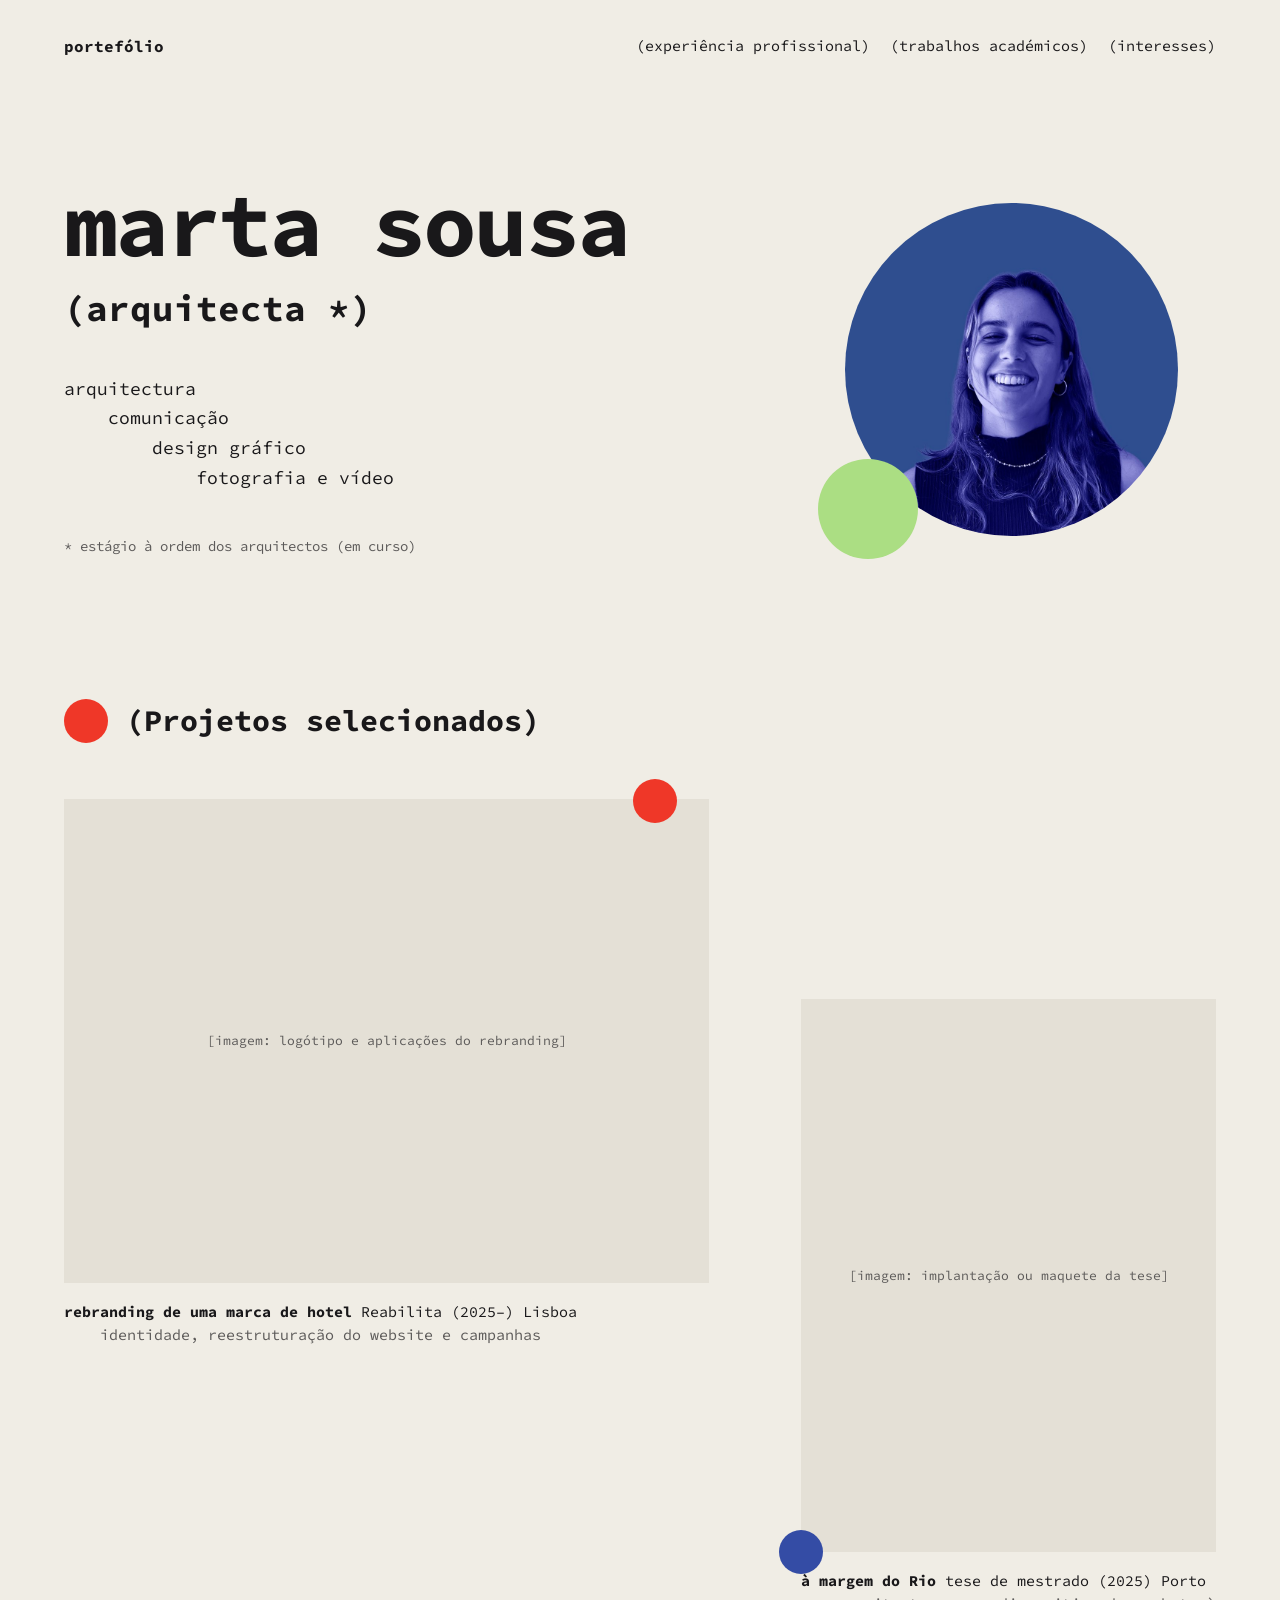
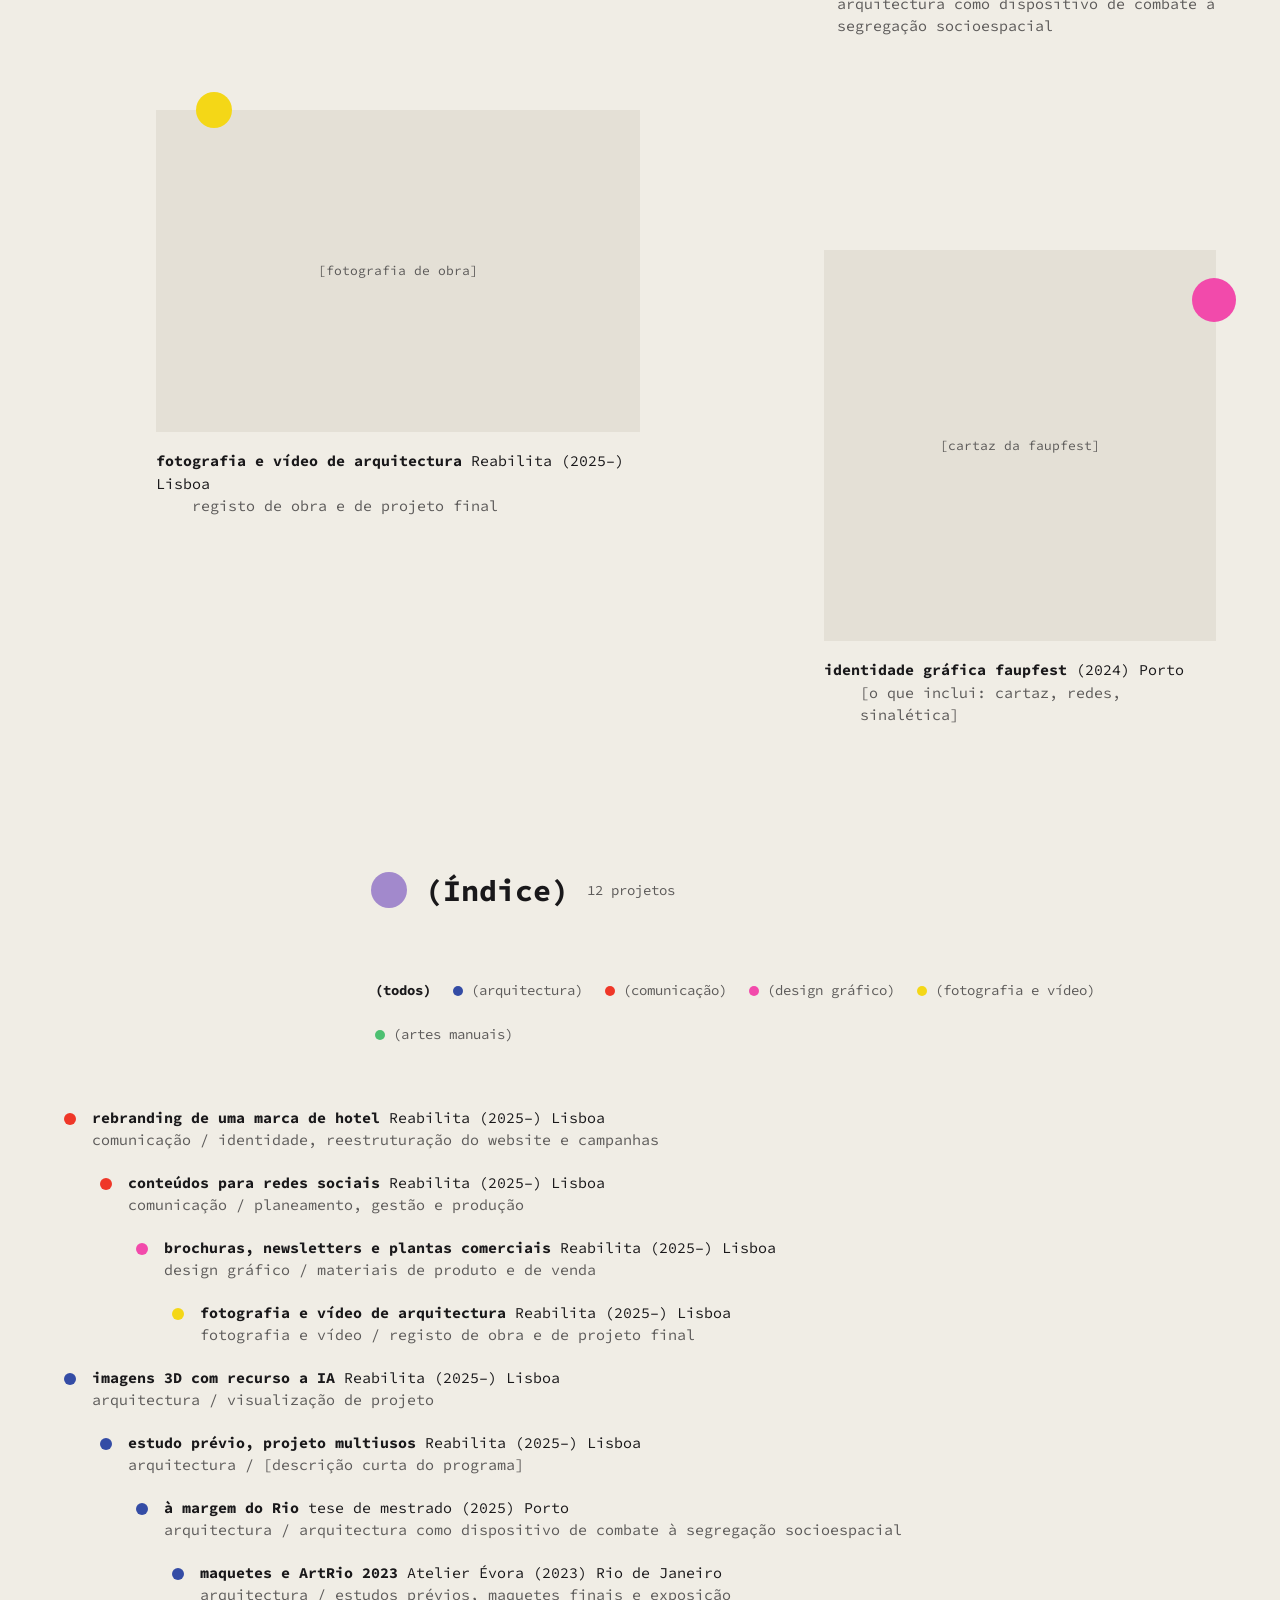
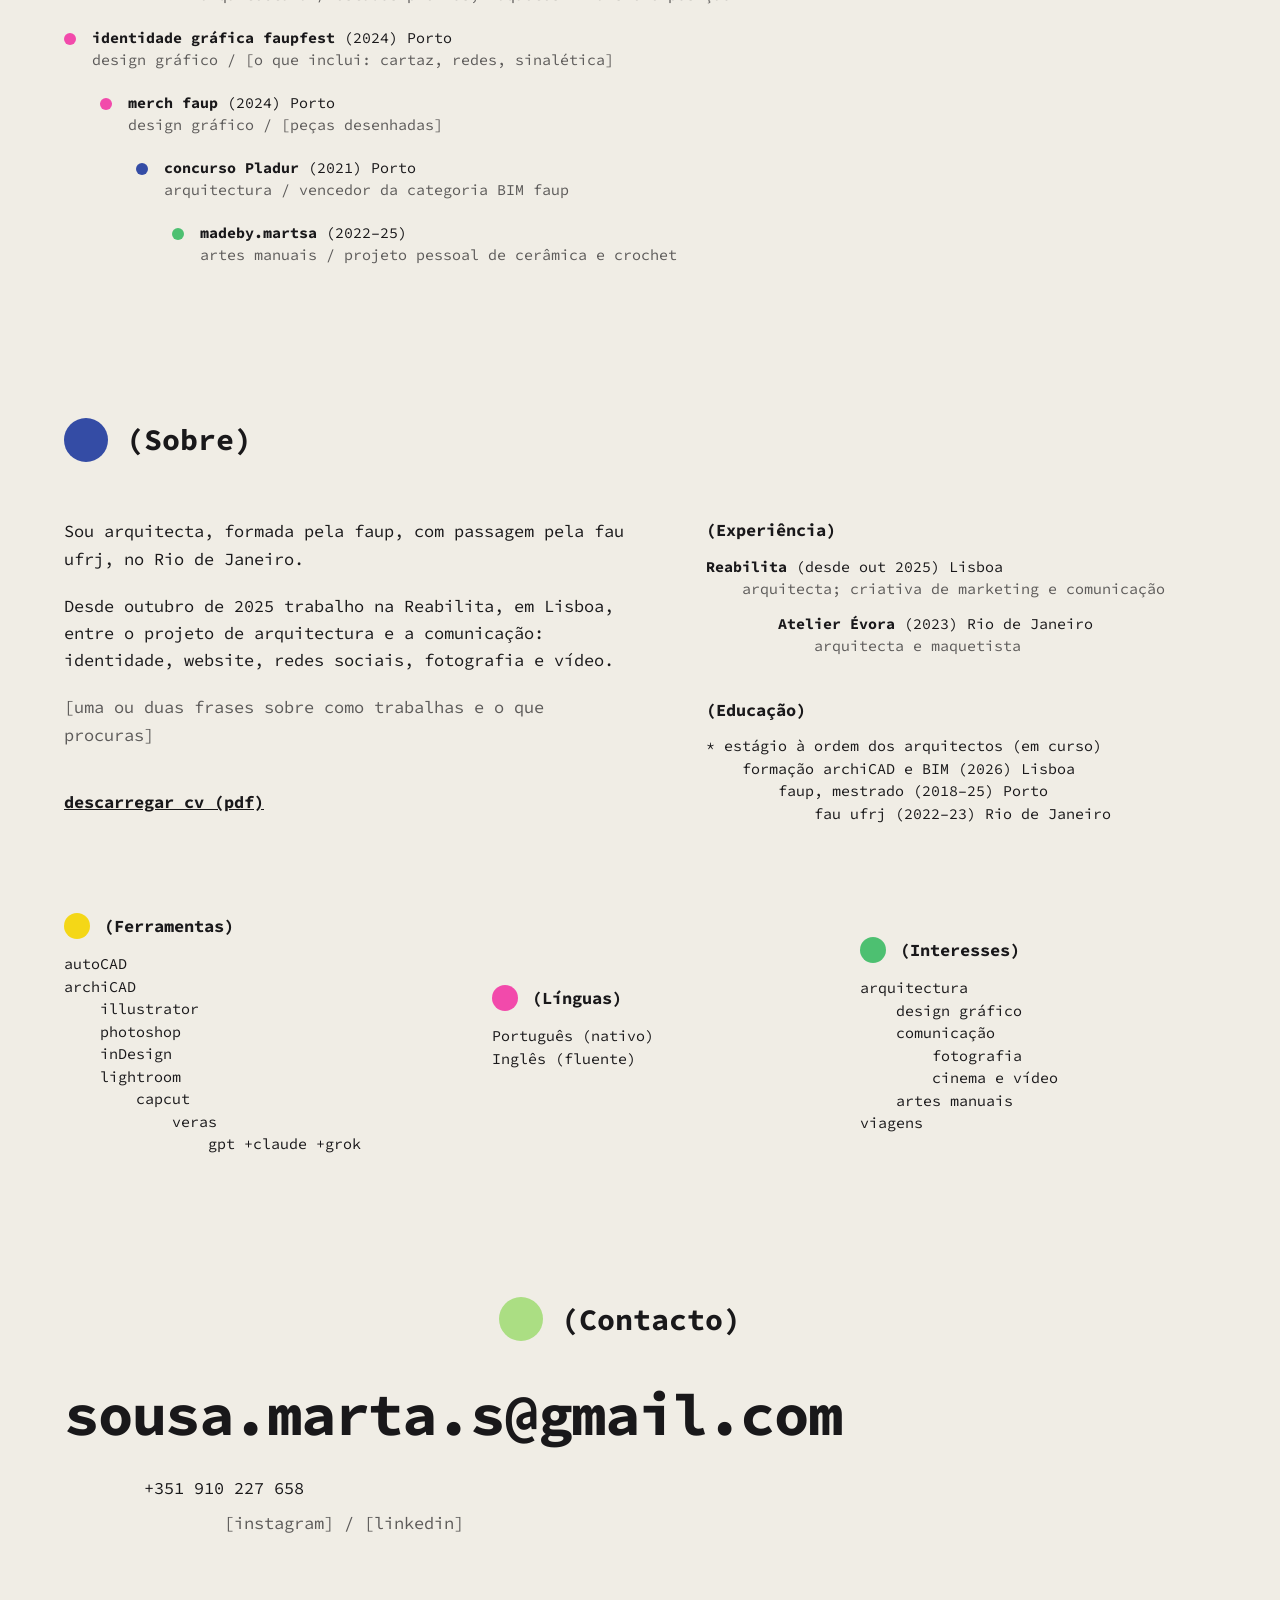
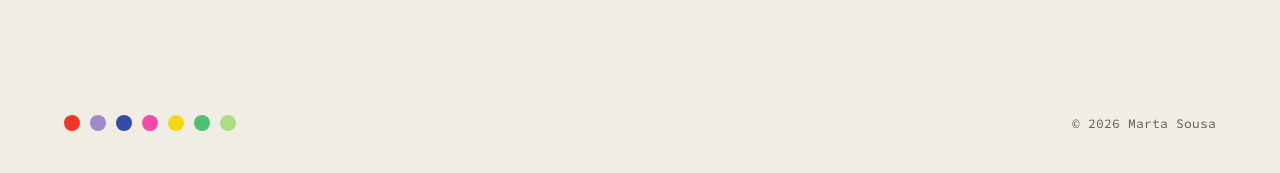
<file: portefolio-marta-sousa-site/index.html>
<!doctype html>
<html lang="pt-PT">
<head>
<meta charset="utf-8">
<meta name="viewport" content="width=device-width, initial-scale=1">
<title>Marta Sousa, arquitecta | portefólio</title>
<meta name="description" content="Portefólio de Marta Sousa, arquitecta: arquitectura, comunicação, design gráfico, fotografia e vídeo.">
<meta property="og:title" content="Marta Sousa, arquitecta | portefólio">
<meta property="og:description" content="Arquitectura, comunicação, design gráfico, fotografia e vídeo.">
<meta property="og:type" content="website">
<meta name="theme-color" content="#F0EDE5">
<link rel="icon" href="img/favicon.svg" type="image/svg+xml">
<link rel="preconnect" href="https://fonts.googleapis.com">
<link rel="preconnect" href="https://fonts.gstatic.com" crossorigin>
<link rel="stylesheet" href="https://fonts.googleapis.com/css2?family=Source+Code+Pro:ital,wght@0,400;0,700;1,400&amp;display=swap">
<link rel="stylesheet" href="css/estilo.css">
</head>
<body>
<a class="saltar" href="#conteudo">saltar para o conteúdo</a>
<div class="pagina">

<header class="cabecalho">
  <a class="marca alvo" href="index.html">portefólio</a>
  <nav class="menu" aria-label="Navegação principal">
    <a href="experiencia-profissional.html">(experiência profissional)</a>
    <a href="trabalhos-academicos.html">(trabalhos académicos)</a>
    <a href="interesses.html">(interesses)</a>
  </nav>
</header>

<main id="conteudo">

<section class="heroi" id="topo">
  <div class="heroi-texto">
    <h1 class="titulo-inicio">marta sousa</h1>
    <p class="papel">(arquitecta *)</p>
    <ul class="cascata-grande">
      <li>arquitectura</li>
      <li class="d1">comunicação</li>
      <li class="d2">design gráfico</li>
      <li class="d3">fotografia e vídeo</li>
    </ul>
    <p class="nota">* estágio à ordem dos arquitectos (em curso)</p>
  </div>
  <div class="retrato">
    <img src="img/retrato-marta.jpg" alt="Retrato de Marta Sousa a sorrir, em duotone azul" width="900" height="900">
  </div>
</section>

<section class="secao" id="projetos" aria-labelledby="t-projetos">
  <div class="secao-titulo">
    <span class="ponto p44 vermelho" aria-hidden="true"></span>
    <h2 id="t-projetos">(Projetos selecionados)</h2>
  </div>
  <div class="composicao">
    <a class="bloco" href="experiencia-profissional.html" style="--w: 56%">
      <div class="imagem" style="--r: 4 / 3">[imagem: logótipo e aplicações do rebranding]<span class="ponto p44 vermelho canto-a" aria-hidden="true"></span></div>
      <p class="legenda"><strong>rebranding de uma marca de hotel</strong> Reabilita (2025–) Lisboa</p>
      <p class="d1 cinza">identidade, reestruturação do website e campanhas</p>
    </a>
    <a class="bloco" href="a-margem-do-rio.html" style="--w: 36%; --y: 200px">
      <div class="imagem" style="--r: 3 / 4">[imagem: implantação ou maquete da tese]<span class="ponto p44 azul canto-b" aria-hidden="true"></span></div>
      <p class="legenda"><strong>à margem do Rio</strong> tese de mestrado (2025) Porto</p>
      <p class="d1 cinza">arquitectura como dispositivo de combate à segregação socioespacial</p>
    </a>
    <a class="bloco" href="experiencia-profissional.html#fotografia" style="--w: 42%; --x: 8%">
      <div class="imagem" style="--r: 3 / 2">[fotografia de obra]<span class="ponto p36 amarelo canto-c" aria-hidden="true"></span></div>
      <p class="legenda"><strong>fotografia e vídeo de arquitectura</strong> Reabilita (2025–) Lisboa</p>
      <p class="d1 cinza">registo de obra e de projeto final</p>
    </a>
    <a class="bloco" href="interesses.html#faupfest" style="--w: 34%; --y: 140px">
      <div class="imagem" style="--r: 1 / 1">[cartaz da faupfest]<span class="ponto p44 rosa canto-d" aria-hidden="true"></span></div>
      <p class="legenda"><strong>identidade gráfica faupfest</strong> (2024) Porto</p>
      <p class="d1 cinza">[o que inclui: cartaz, redes, sinalética]</p>
    </a>
  </div>
</section>

<section class="secao" id="indice" aria-labelledby="t-indice">
  <div class="secao-titulo desvio-1">
    <span class="ponto p36 lilas" aria-hidden="true"></span>
    <h2 id="t-indice">(Índice)</h2>
    <span class="contagem" id="contagem" aria-live="polite">12 projetos</span>
  </div>
  <div class="filtros desvio-1" role="group" aria-label="Filtrar projetos por área">
    <button type="button" class="filtro" data-area="todos" aria-pressed="true">(todos)</button>
    <button type="button" class="filtro" data-area="arquitectura" aria-pressed="false"><span class="ponto p10 azul" aria-hidden="true"></span>(arquitectura)</button>
    <button type="button" class="filtro" data-area="comunicacao" aria-pressed="false"><span class="ponto p10 vermelho" aria-hidden="true"></span>(comunicação)</button>
    <button type="button" class="filtro" data-area="design" aria-pressed="false"><span class="ponto p10 rosa" aria-hidden="true"></span>(design gráfico)</button>
    <button type="button" class="filtro" data-area="fotografia" aria-pressed="false"><span class="ponto p10 amarelo" aria-hidden="true"></span>(fotografia e vídeo)</button>
    <button type="button" class="filtro" data-area="manuais" aria-pressed="false"><span class="ponto p10 verde" aria-hidden="true"></span>(artes manuais)</button>
  </div>
  <ul class="indice">
    <li data-area="comunicacao" style="--n: 0"><a href="experiencia-profissional.html"><span class="ponto p12 vermelho" aria-hidden="true"></span><span><strong>rebranding de uma marca de hotel</strong> Reabilita (2025–) Lisboa<br><span class="cinza">comunicação / identidade, reestruturação do website e campanhas</span></span></a></li>
    <li data-area="comunicacao" style="--n: 1"><a href="experiencia-profissional.html#redes"><span class="ponto p12 vermelho" aria-hidden="true"></span><span><strong>conteúdos para redes sociais</strong> Reabilita (2025–) Lisboa<br><span class="cinza">comunicação / planeamento, gestão e produção</span></span></a></li>
    <li data-area="design" style="--n: 2"><a href="experiencia-profissional.html#comercial"><span class="ponto p12 rosa" aria-hidden="true"></span><span><strong>brochuras, newsletters e plantas comerciais</strong> Reabilita (2025–) Lisboa<br><span class="cinza">design gráfico / materiais de produto e de venda</span></span></a></li>
    <li data-area="fotografia" style="--n: 3"><a href="experiencia-profissional.html#fotografia"><span class="ponto p12 amarelo" aria-hidden="true"></span><span><strong>fotografia e vídeo de arquitectura</strong> Reabilita (2025–) Lisboa<br><span class="cinza">fotografia e vídeo / registo de obra e de projeto final</span></span></a></li>
    <li data-area="arquitectura" style="--n: 0"><a href="experiencia-profissional.html#comercial"><span class="ponto p12 azul" aria-hidden="true"></span><span><strong>imagens 3D com recurso a IA</strong> Reabilita (2025–) Lisboa<br><span class="cinza">arquitectura / visualização de projeto</span></span></a></li>
    <li data-area="arquitectura" style="--n: 1"><a href="experiencia-profissional.html"><span class="ponto p12 azul" aria-hidden="true"></span><span><strong>estudo prévio, projeto multiusos</strong> Reabilita (2025–) Lisboa<br><span class="cinza">arquitectura / [descrição curta do programa]</span></span></a></li>
    <li data-area="arquitectura" style="--n: 2"><a href="a-margem-do-rio.html"><span class="ponto p12 azul" aria-hidden="true"></span><span><strong>à margem do Rio</strong> tese de mestrado (2025) Porto<br><span class="cinza">arquitectura / arquitectura como dispositivo de combate à segregação socioespacial</span></span></a></li>
    <li data-area="arquitectura" style="--n: 3"><a href="experiencia-profissional.html"><span class="ponto p12 azul" aria-hidden="true"></span><span><strong>maquetes e ArtRio 2023</strong> Atelier Évora (2023) Rio de Janeiro<br><span class="cinza">arquitectura / estudos prévios, maquetes finais e exposição</span></span></a></li>
    <li data-area="design" style="--n: 0"><a href="interesses.html#faupfest"><span class="ponto p12 rosa" aria-hidden="true"></span><span><strong>identidade gráfica faupfest</strong> (2024) Porto<br><span class="cinza">design gráfico / [o que inclui: cartaz, redes, sinalética]</span></span></a></li>
    <li data-area="design" style="--n: 1"><a href="interesses.html#design"><span class="ponto p12 rosa" aria-hidden="true"></span><span><strong>merch faup</strong> (2024) Porto<br><span class="cinza">design gráfico / [peças desenhadas]</span></span></a></li>
    <li data-area="arquitectura" style="--n: 2"><a href="trabalhos-academicos.html#concurso"><span class="ponto p12 azul" aria-hidden="true"></span><span><strong>concurso Pladur</strong> (2021) Porto<br><span class="cinza">arquitectura / vencedor da categoria BIM faup</span></span></a></li>
    <li data-area="manuais" style="--n: 3"><a href="interesses.html#manuais"><span class="ponto p12 verde" aria-hidden="true"></span><span><strong>madeby.martsa</strong> (2022–25)<br><span class="cinza">artes manuais / projeto pessoal de cerâmica e crochet</span></span></a></li>
  </ul>
</section>

<section class="secao" id="sobre" aria-labelledby="t-sobre">
  <div class="secao-titulo">
    <span class="ponto p44 azul" aria-hidden="true"></span>
    <h2 id="t-sobre">(Sobre)</h2>
  </div>
  <div class="sobre">
    <div class="sobre-texto">
      <p>Sou arquitecta, formada pela faup, com passagem pela fau ufrj, no Rio de Janeiro.</p>
      <p>Desde outubro de 2025 trabalho na Reabilita, em Lisboa, entre o projeto de arquitectura e a comunicação: identidade, website, redes sociais, fotografia e vídeo.</p>
      <p class="cinza">[uma ou duas frases sobre como trabalhas e o que procuras]</p>
      <p style="margin-top: 32px"><a class="alvo ver" href="ficheiros/cv-marta-sousa.pdf">descarregar cv (pdf)</a></p>
    </div>
    <div class="percurso">
      <div>
        <h3 class="titulo-pequeno">(Experiência)</h3>
        <p><strong>Reabilita</strong> (desde out 2025) Lisboa</p>
        <p class="d1 cinza">arquitecta; criativa de marketing e comunicação</p>
        <p class="d2" style="margin-top: 12px"><strong>Atelier Évora</strong> (2023) Rio de Janeiro</p>
        <p class="d3 cinza">arquitecta e maquetista</p>
      </div>
      <div>
        <h3 class="titulo-pequeno">(Educação)</h3>
        <p>* estágio à ordem dos arquitectos (em curso)</p>
        <p class="d1">formação archiCAD e BIM (2026) Lisboa</p>
        <p class="d2">faup, mestrado (2018–25) Porto</p>
        <p class="d3">fau ufrj (2022–23) Rio de Janeiro</p>
      </div>
    </div>
  </div>
  <div class="fichas">
    <div class="ficha">
      <div class="ficha-titulo"><span class="ponto p26 amarelo" aria-hidden="true"></span><h3 class="titulo-pequeno">(Ferramentas)</h3></div>
      <p>autoCAD<br>archiCAD</p>
      <p class="d1">illustrator<br>photoshop<br>inDesign<br>lightroom</p>
      <p class="d2">capcut</p>
      <p class="d3">veras</p>
      <p class="d4">gpt +claude +grok</p>
    </div>
    <div class="ficha" style="--base: 200px; --y: 72px">
      <div class="ficha-titulo"><span class="ponto p26 rosa" aria-hidden="true"></span><h3 class="titulo-pequeno">(Línguas)</h3></div>
      <p>Português (nativo)<br>Inglês (fluente)</p>
    </div>
    <div class="ficha" style="--y: 24px">
      <div class="ficha-titulo"><span class="ponto p26 verde" aria-hidden="true"></span><h3 class="titulo-pequeno">(Interesses)</h3></div>
      <p>arquitectura</p>
      <p class="d1">design gráfico<br>comunicação</p>
      <p class="d2">fotografia<br>cinema e vídeo</p>
      <p class="d1">artes manuais</p>
      <p>viagens</p>
    </div>
  </div>
</section>

<section id="contacto" aria-labelledby="t-contacto">
  <div class="secao-titulo desvio-2" style="margin-bottom: 40px">
    <span class="ponto p44 verde-claro" aria-hidden="true"></span>
    <h2 id="t-contacto">(Contacto)</h2>
  </div>
  <p><a class="email-grande" href="mailto:sousa.marta.s@gmail.com">sousa.marta.s@gmail.com</a></p>
  <p class="d2" style="margin-top: 20px; font-size: 17px"><a class="alvo sem-sublinhado" href="tel:+351910227658">+351 910 227 658</a></p>
  <p class="d4 cinza" style="font-size: 17px">[instagram] / [linkedin]</p>
</section>

</main>

<footer class="rodape" style="margin-top: clamp(96px, 12vw, 168px)">
  <div class="pontos" aria-hidden="true">
    <span class="ponto p16 vermelho"></span><span class="ponto p16 lilas"></span><span class="ponto p16 azul"></span><span class="ponto p16 rosa"></span><span class="ponto p16 amarelo"></span><span class="ponto p16 verde"></span><span class="ponto p16 verde-claro"></span>
  </div>
  <span>© 2026 Marta Sousa</span>
</footer>

</div>

<script>
/* filtro do índice: mostra só os projetos da área escolhida e refaz a escada */
(function () {
  var botoes = document.querySelectorAll('.filtro');
  var linhas = document.querySelectorAll('.indice li');
  var contagem = document.getElementById('contagem');
  botoes.forEach(function (botao) {
    botao.addEventListener('click', function () {
      var area = botao.dataset.area;
      botoes.forEach(function (b) { b.setAttribute('aria-pressed', b === botao ? 'true' : 'false'); });
      var n = 0;
      linhas.forEach(function (li) {
        var mostra = area === 'todos' || li.dataset.area === area;
        li.hidden = !mostra;
        if (mostra) { li.style.setProperty('--n', n % 4); n++; }
      });
      contagem.textContent = n + (n === 1 ? ' projeto' : ' projetos');
    });
  });
})();
</script>
</body>
</html>
</file>
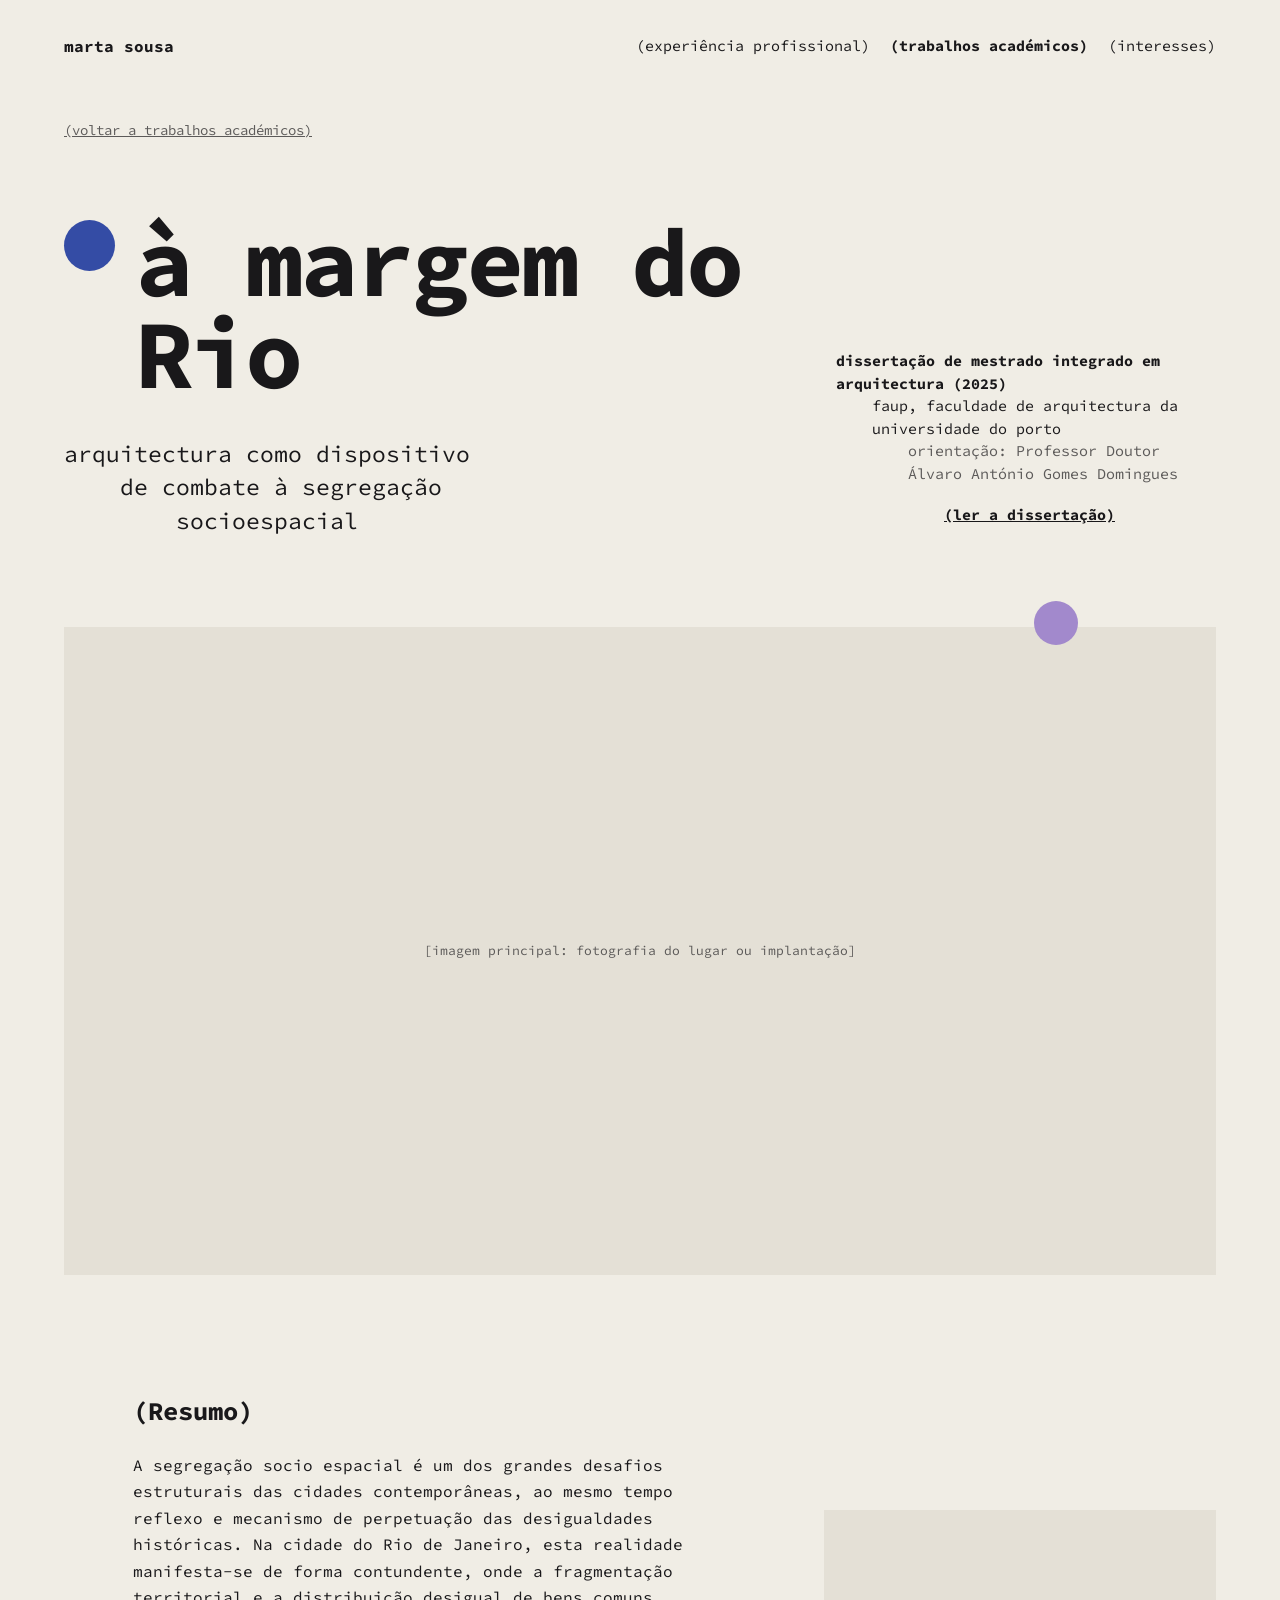
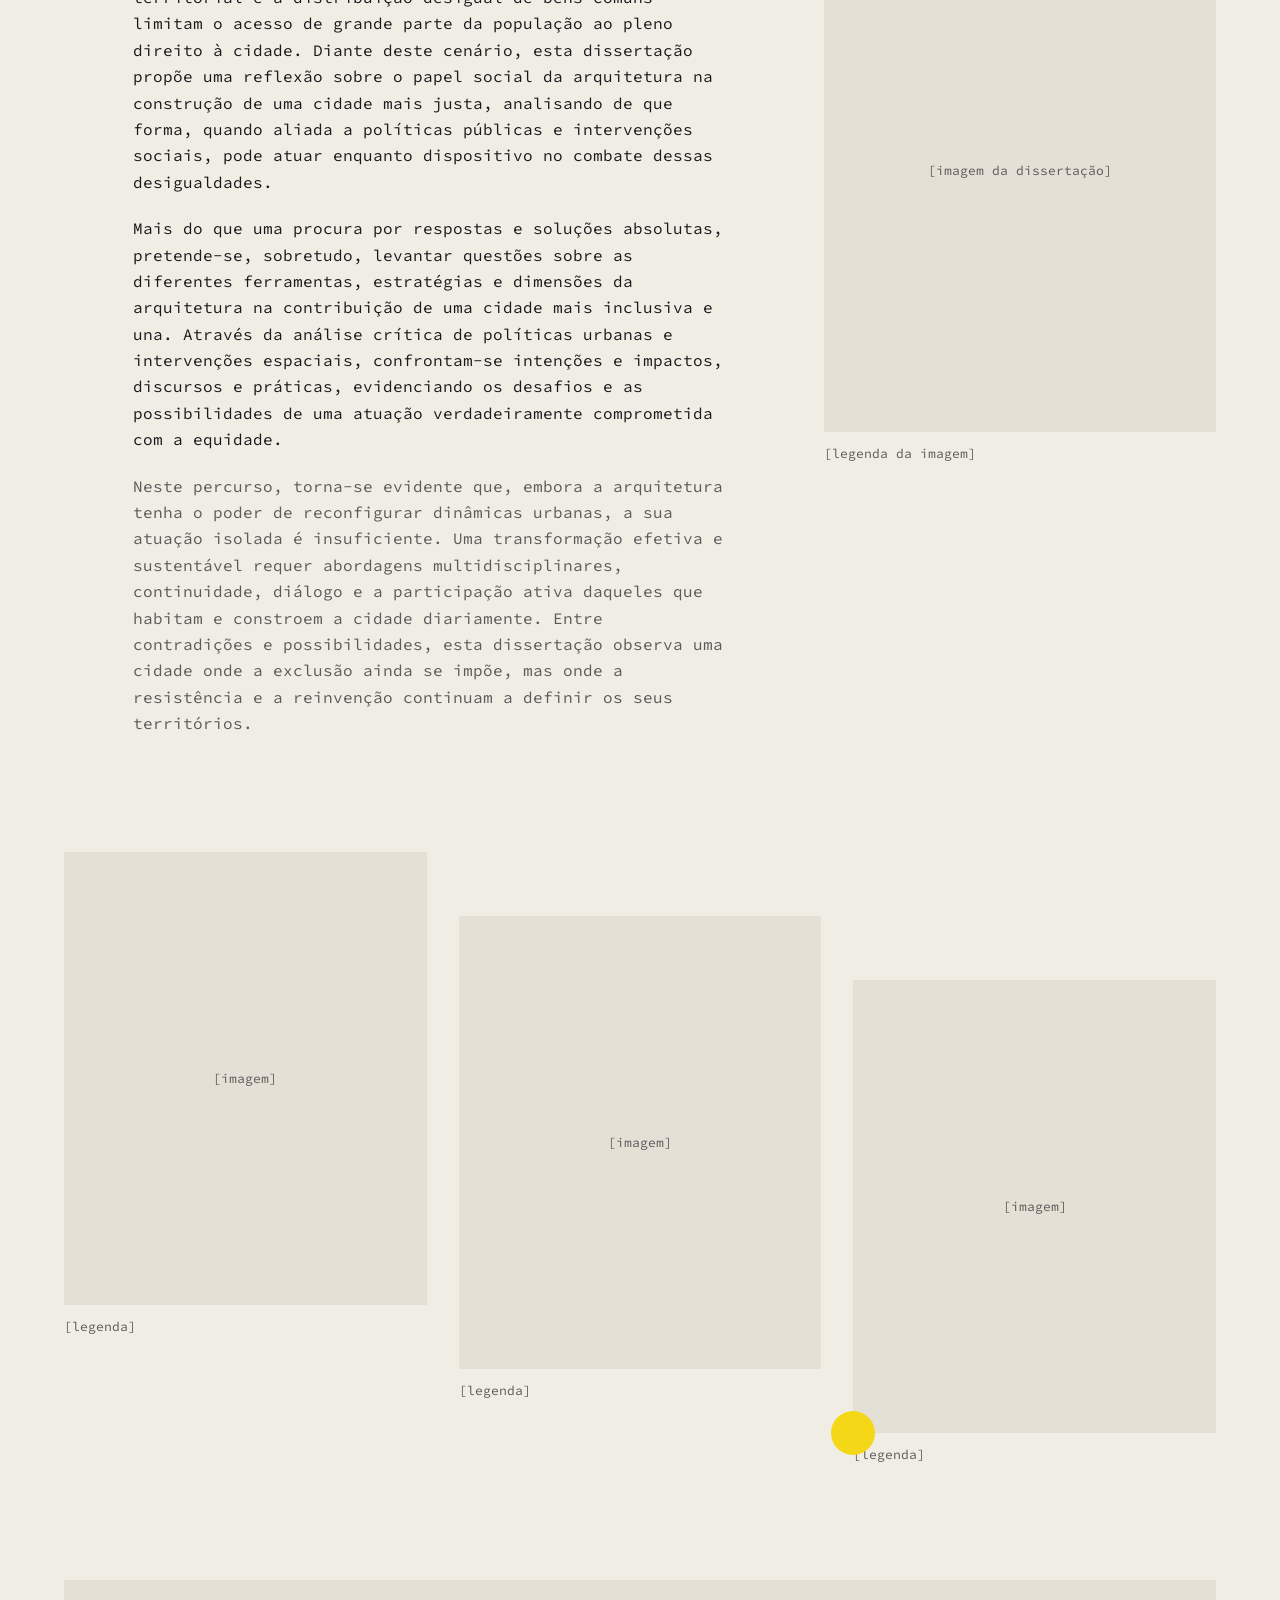
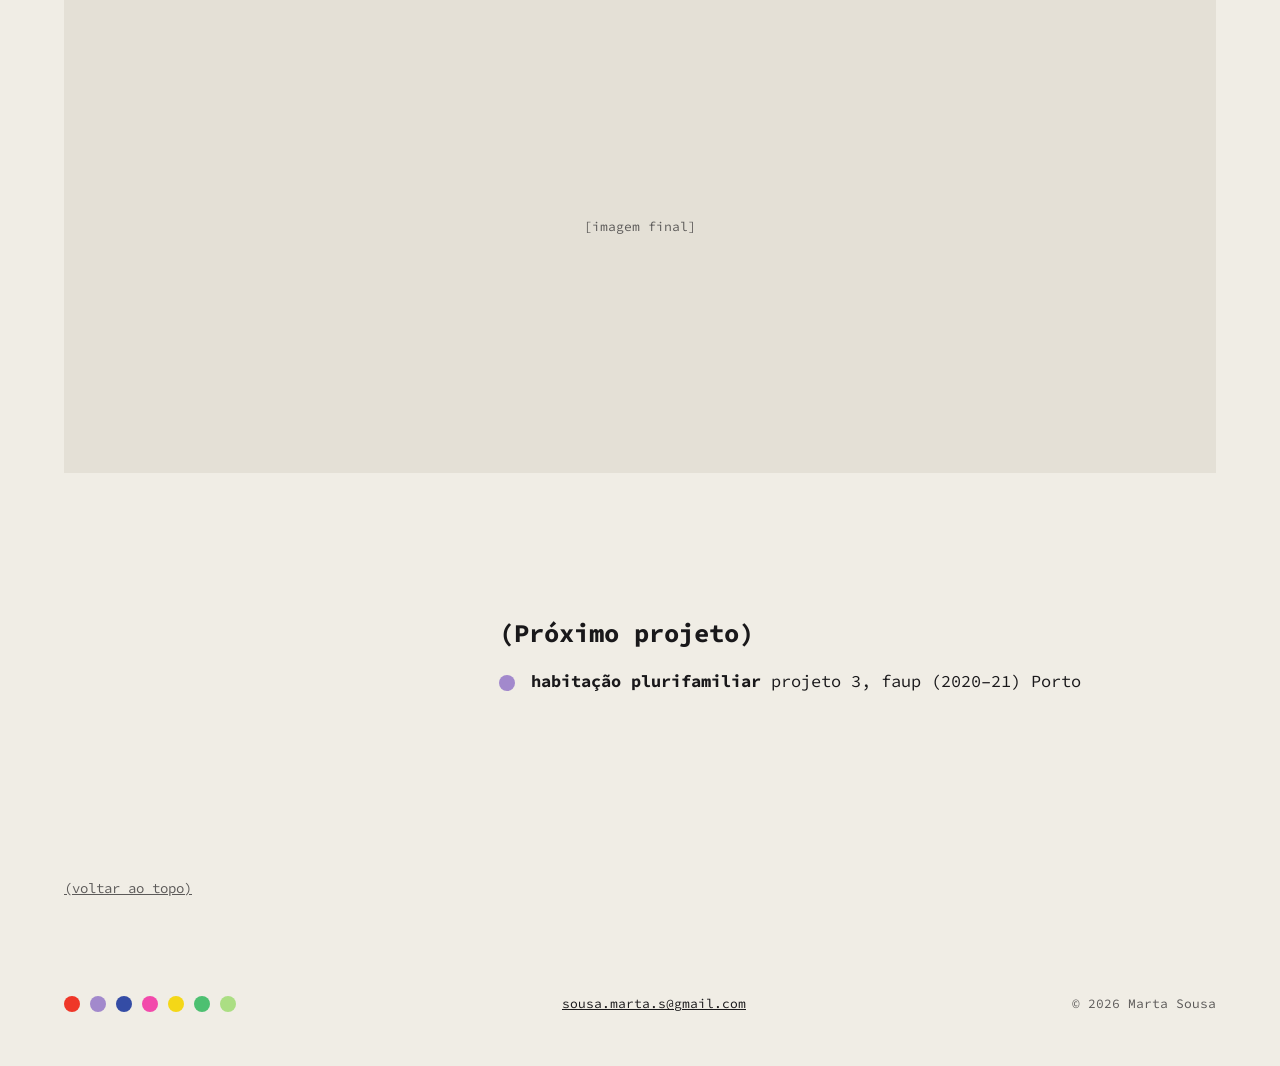
<file: portefolio-marta-sousa-site/a-margem-do-rio.html>
<!doctype html>
<html lang="pt-PT">
<head>
<meta charset="utf-8">
<meta name="viewport" content="width=device-width, initial-scale=1">
<title>à margem do Rio | Marta Sousa</title>
<meta name="description" content="Dissertação de mestrado: arquitectura como dispositivo de combate à segregação socioespacial, no Rio de Janeiro.">
<meta property="og:title" content="à margem do Rio | Marta Sousa">
<meta property="og:description" content="Arquitectura como dispositivo de combate à segregação socioespacial.">
<meta property="og:type" content="article">
<meta name="theme-color" content="#F0EDE5">
<link rel="icon" href="img/favicon.svg" type="image/svg+xml">
<link rel="preconnect" href="https://fonts.googleapis.com">
<link rel="preconnect" href="https://fonts.gstatic.com" crossorigin>
<link rel="stylesheet" href="https://fonts.googleapis.com/css2?family=Source+Code+Pro:ital,wght@0,400;0,700;1,400&amp;display=swap">
<link rel="stylesheet" href="css/estilo.css">
</head>
<body>
<a class="saltar" href="#conteudo">saltar para o conteúdo</a>
<div class="pagina">

<header class="cabecalho">
  <a class="marca alvo" href="index.html">marta sousa</a>
  <nav class="menu" aria-label="Navegação principal">
    <a href="experiencia-profissional.html">(experiência profissional)</a>
    <a href="trabalhos-academicos.html" aria-current="page">(trabalhos académicos)</a>
    <a href="interesses.html">(interesses)</a>
  </nav>
</header>

<main id="conteudo">

<p class="voltar"><a class="alvo" href="trabalhos-academicos.html#dissertacao">(voltar a trabalhos académicos)</a></p>

<section class="heroi-interior" id="topo" style="padding-top: clamp(32px, 5vw, 72px); padding-bottom: clamp(56px, 7vw, 96px)">
  <div class="heroi-texto">
    <div class="titulo-pagina">
      <span class="ponto azul" aria-hidden="true"></span>
      <h1 style="font-size: clamp(48px, 7.6vw, 116px); line-height: 0.95">à margem do Rio</h1>
    </div>
    <p style="margin-top: 36px; font-size: clamp(18px, 1.8vw, 24px); line-height: 1.45">arquitectura como dispositivo</p>
    <p class="d1" style="font-size: clamp(18px, 1.8vw, 24px); line-height: 1.45">de combate à segregação</p>
    <p class="d2" style="font-size: clamp(18px, 1.8vw, 24px); line-height: 1.45">socioespacial</p>
  </div>
  <dl style="flex: 0 1 380px; min-width: 0">
    <dt style="font-weight: 700">dissertação de mestrado integrado em arquitectura (2025)</dt>
    <dd class="d1">faup, faculdade de arquitectura da universidade do porto</dd>
    <dd class="d2 cinza">orientação: Professor Doutor Álvaro António Gomes Domingues</dd>
    <dd class="d3" style="margin-top: 8px"><a class="alvo ver" href="https://drive.google.com/file/d/1NDBtstcNNNGOo_TxJ6647_qNgM_QE8wZ/view?usp=drive_link">(ler a dissertação)</a></dd>
  </dl>
</section>

<div class="imagem" style="--r: 16 / 9">[imagem principal: fotografia do lugar ou implantação]<span class="ponto p44 lilas canto-f" aria-hidden="true"></span></div>

<section class="composicao" style="padding-top: clamp(72px, 9vw, 136px); row-gap: 56px" aria-labelledby="t-resumo">
  <div class="bloco texto" style="--w: 52%; --x: 6%">
    <h2 id="t-resumo" style="margin-bottom: 20px; font-size: clamp(20px, 2vw, 26px); font-weight: 700">(Resumo)</h2>
    <p style="max-width: 60ch">A segregação socio espacial é um dos grandes desafios estruturais das cidades contemporâneas, ao mesmo tempo reflexo e mecanismo de perpetuação das desigualdades históricas. Na cidade do Rio de Janeiro, esta realidade manifesta-se de forma contundente, onde a fragmentação territorial e a distribuição desigual de bens comuns limitam o acesso de grande parte da população ao pleno direito à cidade. Diante deste cenário, esta dissertação propõe uma reflexão sobre o papel social da arquitetura na construção de uma cidade mais justa, analisando de que forma, quando aliada a políticas públicas e intervenções sociais, pode atuar enquanto dispositivo no combate dessas desigualdades.</p>
    <p style="max-width: 60ch; margin-top: 20px">Mais do que uma procura por respostas e soluções absolutas, pretende-se, sobretudo, levantar questões sobre as diferentes ferramentas, estratégias e dimensões da arquitetura na contribuição de uma cidade mais inclusiva e una. Através da análise crítica de políticas urbanas e intervenções espaciais, confrontam-se intenções e impactos, discursos e práticas, evidenciando os desafios e as possibilidades de uma atuação verdadeiramente comprometida com a equidade.</p>
    <p class="cinza" style="max-width: 60ch; margin-top: 20px">Neste percurso, torna-se evidente que, embora a arquitetura tenha o poder de reconfigurar dinâmicas urbanas, a sua atuação isolada é insuficiente. Uma transformação efetiva e sustentável requer abordagens multidisciplinares, continuidade, diálogo e a participação ativa daqueles que habitam e constroem a cidade diariamente. Entre contradições e possibilidades, esta dissertação observa uma cidade onde a exclusão ainda se impõe, mas onde a resistência e a reinvenção continuam a definir os seus territórios.</p>
  </div>
  <figure class="bloco" style="--w: 34%; --y: 120px">
    <div class="imagem" style="--r: 3 / 4">[imagem da dissertação]</div>
    <figcaption class="cinza" style="font-size: 13px">[legenda da imagem]</figcaption>
  </figure>
</section>

<div class="grelha" style="--min: 260px; gap: 40px 32px; padding-top: clamp(72px, 9vw, 136px)">
  <figure>
    <div class="imagem" style="--r: 4 / 5">[imagem]</div>
    <figcaption class="cinza" style="font-size: 13px">[legenda]</figcaption>
  </figure>
  <figure style="--y: 64px">
    <div class="imagem" style="--r: 4 / 5">[imagem]</div>
    <figcaption class="cinza" style="font-size: 13px">[legenda]</figcaption>
  </figure>
  <figure style="--y: 128px">
    <div class="imagem" style="--r: 4 / 5">[imagem]<span class="ponto p44 amarelo canto-b" aria-hidden="true"></span></div>
    <figcaption class="cinza" style="font-size: 13px">[legenda]</figcaption>
  </figure>
</div>

<div class="imagem" style="--r: 21 / 9; margin-top: clamp(72px, 9vw, 136px)">[imagem final]</div>

<section class="desvio-2" style="padding-top: clamp(96px, 11vw, 168px)" aria-labelledby="t-proximo">
  <h2 id="t-proximo" style="margin-bottom: 16px; font-size: clamp(20px, 2vw, 26px); font-weight: 700">(Próximo projeto)</h2>
  <a class="sem-sublinhado" href="trabalhos-academicos.html#projetos" style="display: inline-flex; align-items: flex-start; gap: 16px; min-height: 44px; font-size: 17px">
    <span class="ponto p16 lilas" aria-hidden="true" style="margin-top: 6px"></span>
    <span><strong>habitação plurifamiliar</strong> projeto 3, faup (2020–21) Porto</span>
  </a>
</section>

</main>

<p style="margin-top: clamp(96px, 12vw, 168px)"><a class="alvo cinza" style="font-size: 14px" href="#topo">(voltar ao topo)</a></p>
<footer class="rodape" style="margin-top: 48px">
  <div class="pontos" aria-hidden="true">
    <span class="ponto p16 vermelho"></span><span class="ponto p16 lilas"></span><span class="ponto p16 azul"></span><span class="ponto p16 rosa"></span><span class="ponto p16 amarelo"></span><span class="ponto p16 verde"></span><span class="ponto p16 verde-claro"></span>
  </div>
  <a class="alvo" href="mailto:sousa.marta.s@gmail.com">sousa.marta.s@gmail.com</a>
  <span>© 2026 Marta Sousa</span>
</footer>

</div>
</body>
</html>
</file>
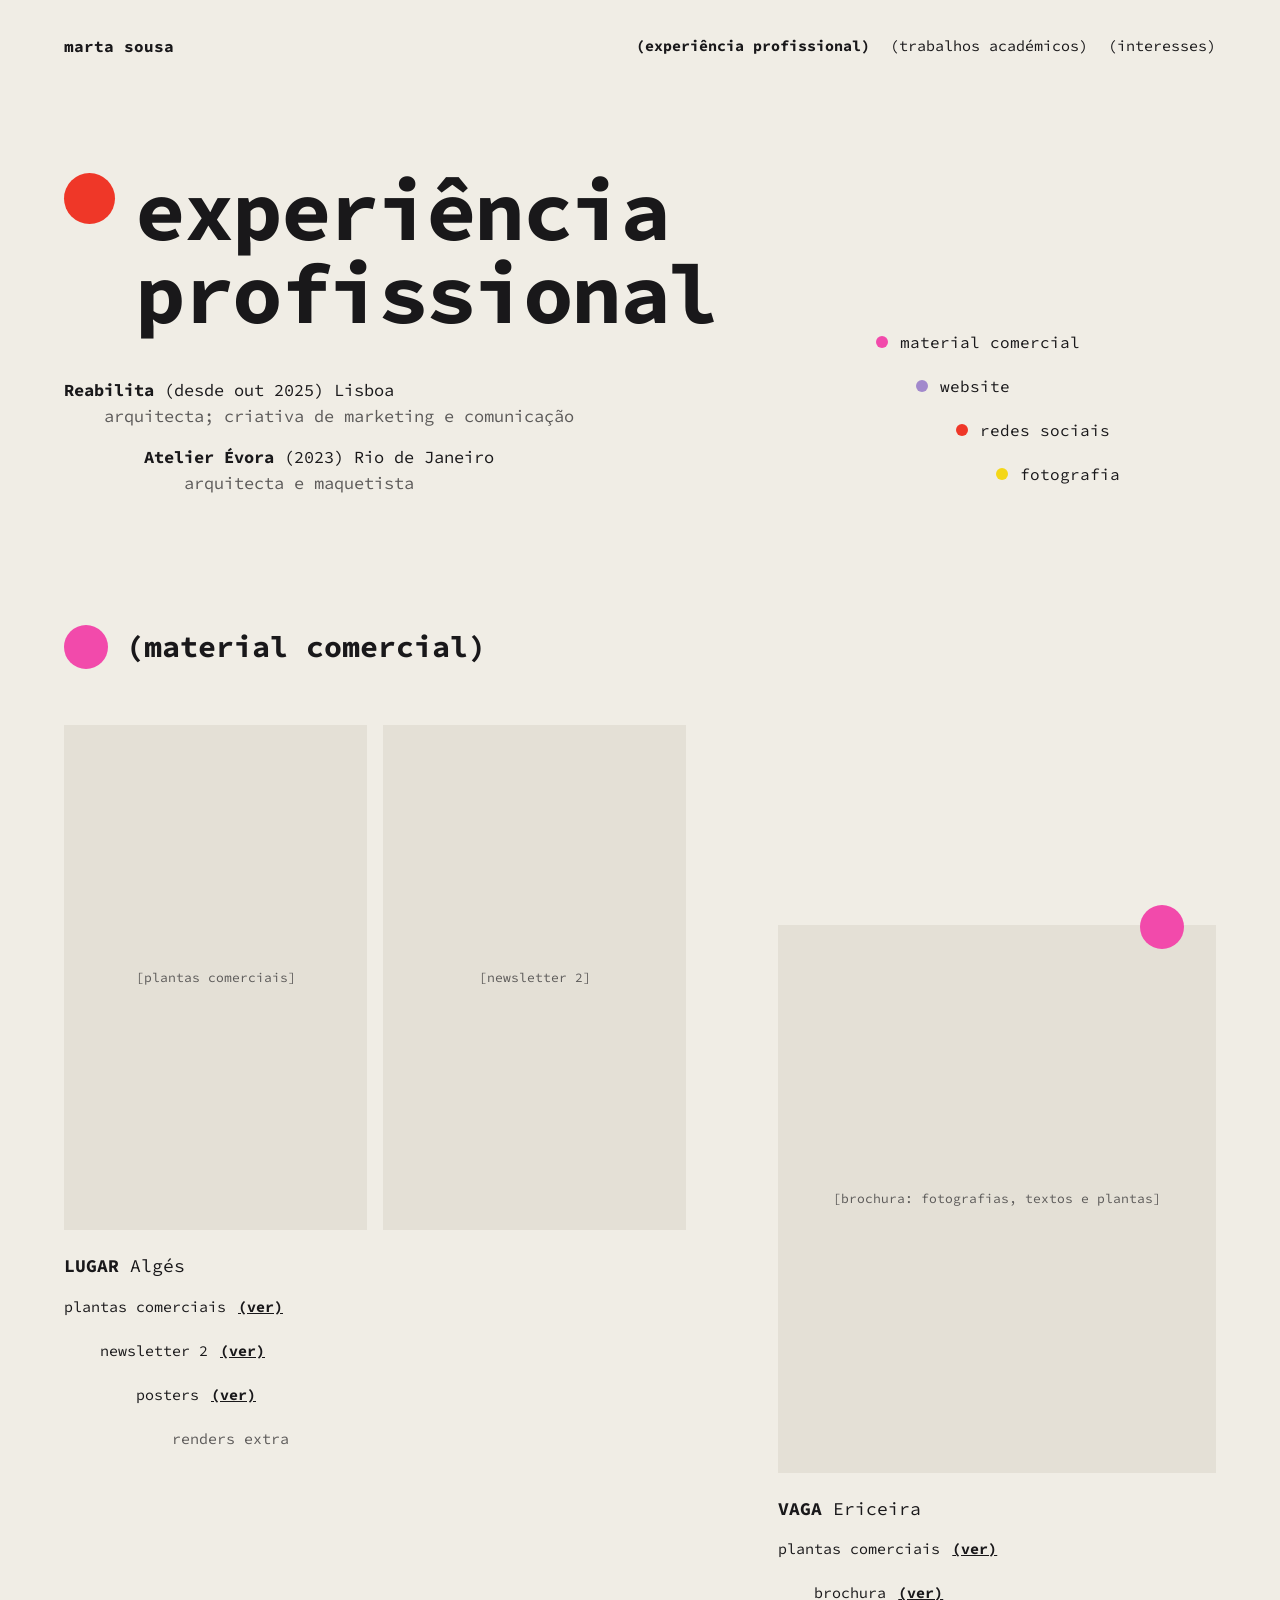
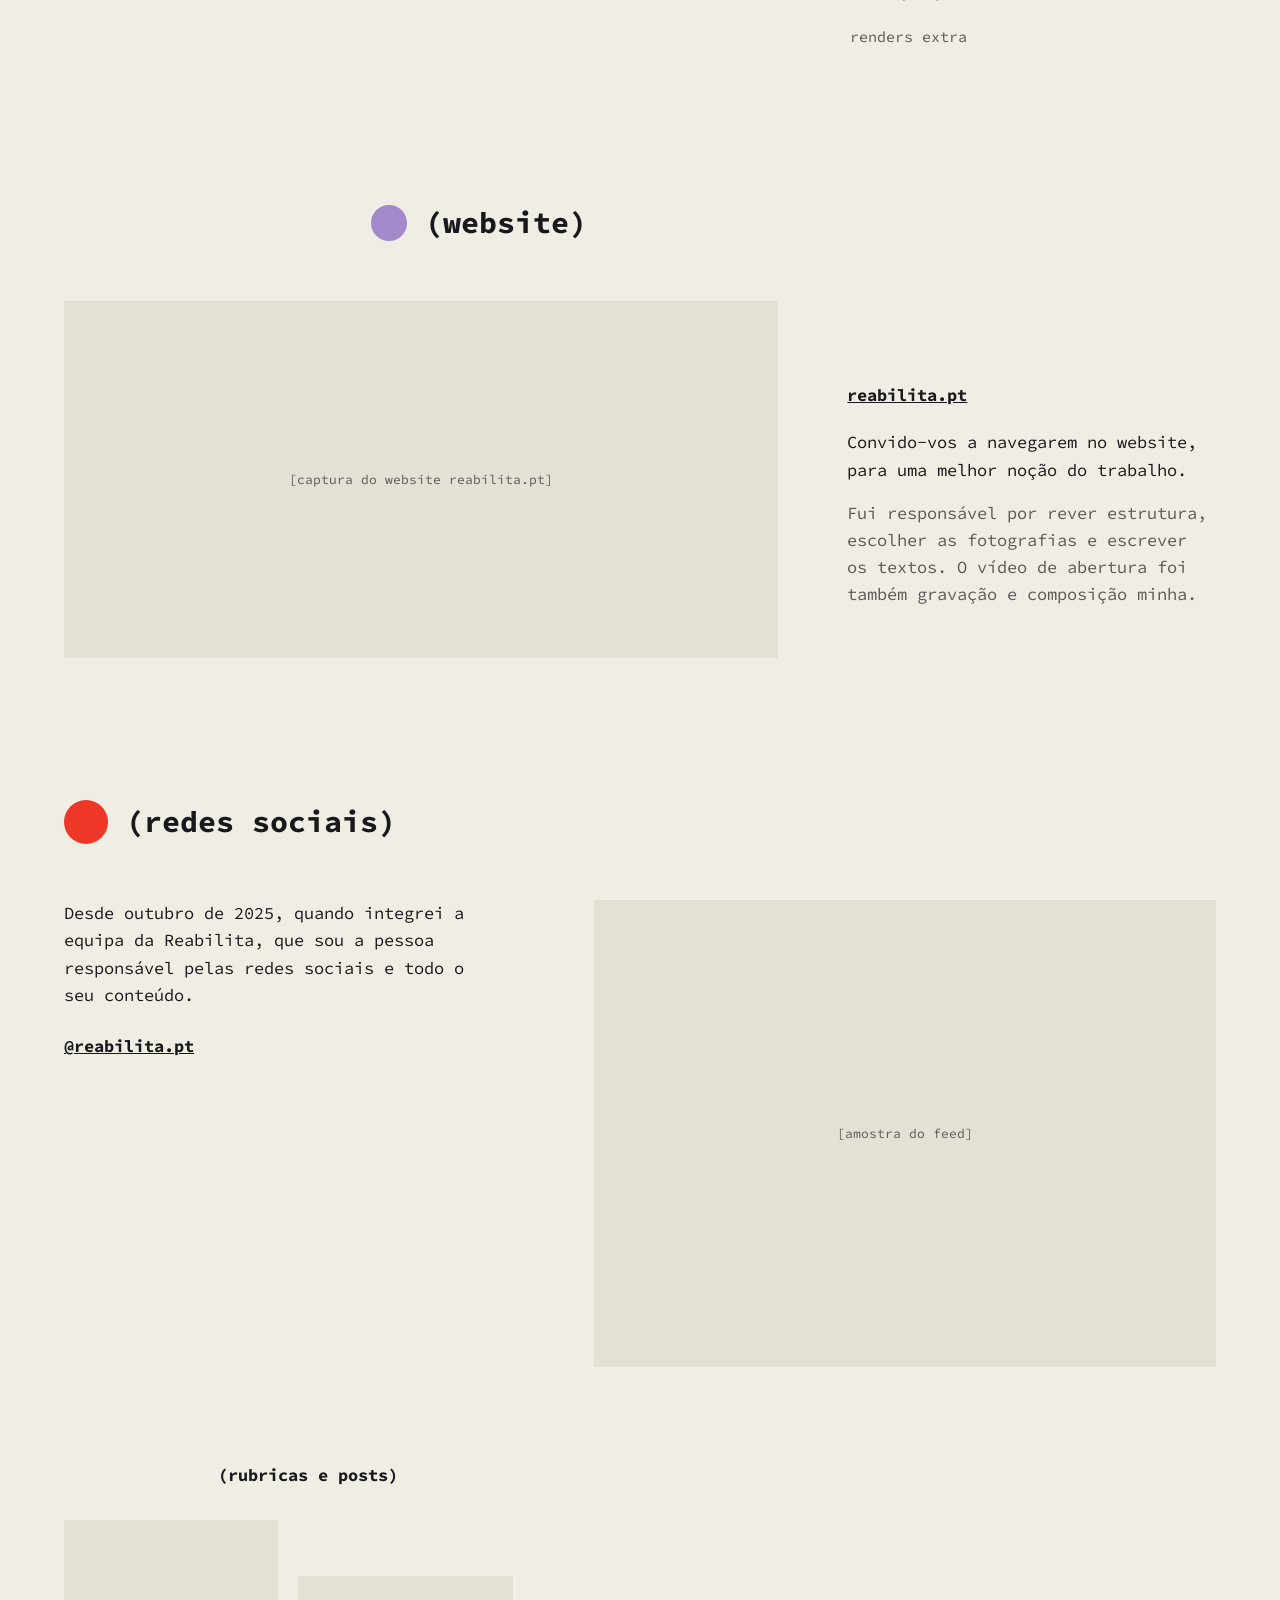
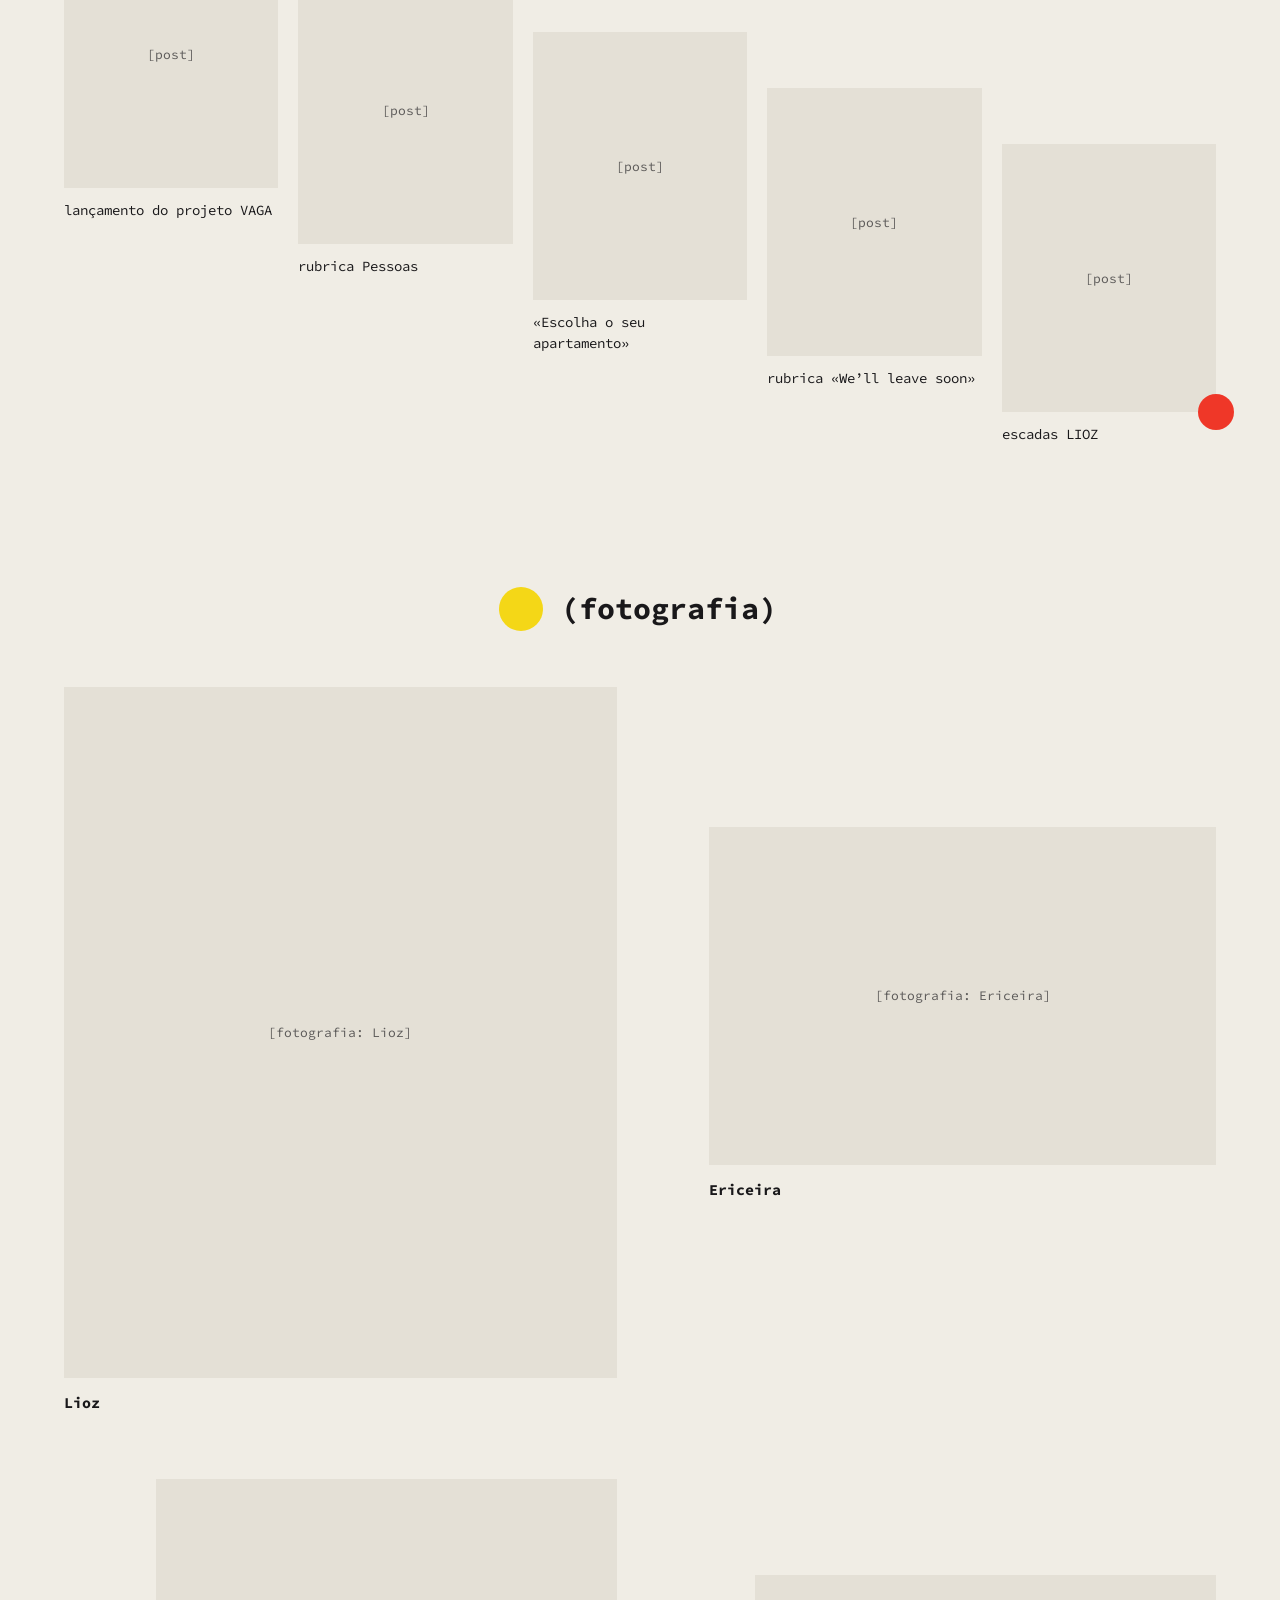
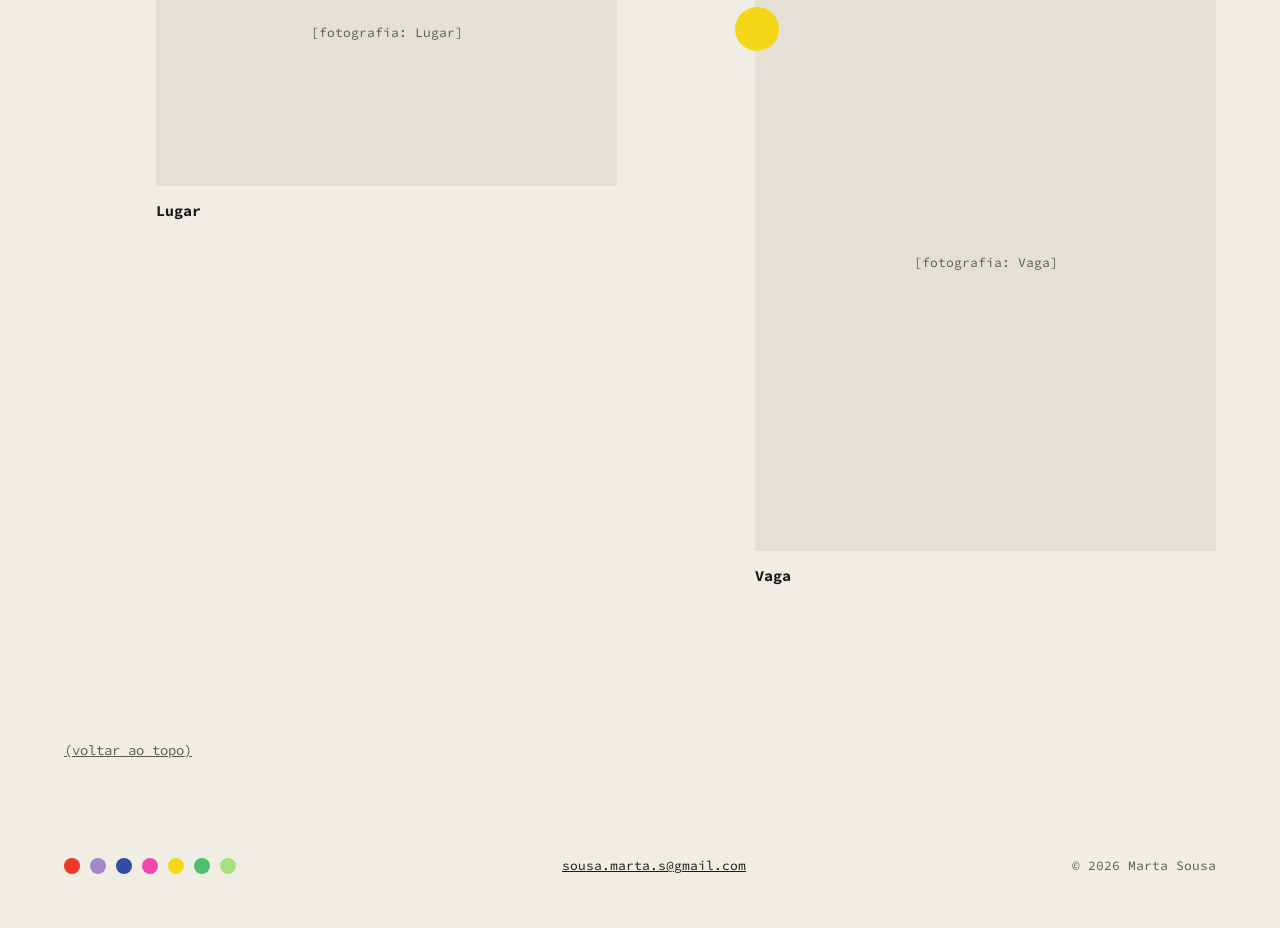
<file: portefolio-marta-sousa-site/experiencia-profissional.html>
<!doctype html>
<html lang="pt-PT">
<head>
<meta charset="utf-8">
<meta name="viewport" content="width=device-width, initial-scale=1">
<title>Experiência profissional | Marta Sousa</title>
<meta name="description" content="Trabalho na Reabilita: material comercial, website, redes sociais e fotografia.">
<meta property="og:title" content="Experiência profissional | Marta Sousa">
<meta property="og:description" content="Material comercial, website, redes sociais e fotografia.">
<meta property="og:type" content="website">
<meta name="theme-color" content="#F0EDE5">
<link rel="icon" href="img/favicon.svg" type="image/svg+xml">
<link rel="preconnect" href="https://fonts.googleapis.com">
<link rel="preconnect" href="https://fonts.gstatic.com" crossorigin>
<link rel="stylesheet" href="https://fonts.googleapis.com/css2?family=Source+Code+Pro:ital,wght@0,400;0,700;1,400&amp;display=swap">
<link rel="stylesheet" href="css/estilo.css">
</head>
<body>
<a class="saltar" href="#conteudo">saltar para o conteúdo</a>
<div class="pagina">

<header class="cabecalho">
  <a class="marca alvo" href="index.html">marta sousa</a>
  <nav class="menu" aria-label="Navegação principal">
    <a href="experiencia-profissional.html" aria-current="page">(experiência profissional)</a>
    <a href="trabalhos-academicos.html">(trabalhos académicos)</a>
    <a href="interesses.html">(interesses)</a>
  </nav>
</header>

<main id="conteudo">

<section class="heroi-interior" id="topo">
  <div class="heroi-texto">
    <div class="titulo-pagina">
      <span class="ponto vermelho" aria-hidden="true"></span>
      <h1>experiência profissional</h1>
    </div>
    <div class="heroi-linhas">
      <p><strong>Reabilita</strong> (desde out 2025) Lisboa</p>
      <p class="d1 cinza">arquitecta; criativa de marketing e comunicação</p>
      <p class="d2" style="margin-top: 16px"><strong>Atelier Évora</strong> (2023) Rio de Janeiro</p>
      <p class="d3 cinza">arquitecta e maquetista</p>
    </div>
  </div>
  <nav class="nesta-pagina" aria-label="Nesta página">
    <a href="#comercial"><span class="ponto p12 rosa" aria-hidden="true"></span>material comercial</a>
    <a class="d1" href="#website"><span class="ponto p12 lilas" aria-hidden="true"></span>website</a>
    <a class="d2" href="#redes"><span class="ponto p12 vermelho" aria-hidden="true"></span>redes sociais</a>
    <a class="d3" href="#fotografia"><span class="ponto p12 amarelo" aria-hidden="true"></span>fotografia</a>
  </nav>
</section>

<section class="secao" id="comercial" aria-labelledby="t-comercial">
  <div class="secao-titulo">
    <span class="ponto p44 rosa" aria-hidden="true"></span>
    <h2 id="t-comercial">(material comercial)</h2>
  </div>
  <div class="composicao">
    <article class="bloco" style="--w: 54%">
      <div class="par">
        <div class="imagem" style="--r: 3 / 5">[plantas comerciais]</div>
        <div class="imagem" style="--r: 3 / 5">[newsletter 2]</div>
      </div>
      <h3 class="titulo-bloco" style="font-size: 18px; margin-top: 22px">LUGAR <span style="font-weight: 400">Algés</span></h3>
      <ul class="entregas" style="margin-top: 6px">
        <li>plantas comerciais <a class="alvo ver" href="https://drive.google.com/file/d/1dNMEqTvwu-tzScfJUEkdwIMq0_-qILQo/view?usp=sharing">(ver)</a></li>
        <li class="d1">newsletter 2 <a class="alvo ver" href="https://drive.google.com/file/d/1_A2wvjiHJxwCF5BHorK428z8r6krCOPl/view?usp=drive_link">(ver)</a></li>
        <li class="d2">posters <a class="alvo ver" href="https://drive.google.com/file/d/1QBqtHXc67FhxpwdR4NfEJb2vN4PuW8cj/view?usp=drive_link">(ver)</a></li>
        <li class="d3 cinza">renders extra</li>
      </ul>
    </article>
    <article class="bloco" style="--w: 38%; --y: 200px">
      <div class="imagem" style="--r: 4 / 5">[brochura: fotografias, textos e plantas]<span class="ponto p44 rosa canto-a" aria-hidden="true"></span></div>
      <h3 class="titulo-bloco" style="font-size: 18px; margin-top: 22px">VAGA <span style="font-weight: 400">Ericeira</span></h3>
      <ul class="entregas" style="margin-top: 6px">
        <li>plantas comerciais <a class="alvo ver" href="https://drive.google.com/file/d/1SCYOI4a8OFG_BQ4Ckk8IRoHrVmQ9ObjV/view?usp=drive_link">(ver)</a></li>
        <li class="d1">brochura <a class="alvo ver" href="https://drive.google.com/file/d/1LVBUlPVXPtXoS0iHM2ek43k1DpW89Pcj/view?usp=drive_link">(ver)</a></li>
        <li class="d2 cinza">renders extra</li>
      </ul>
    </article>
  </div>
</section>

<section class="secao" id="website" aria-labelledby="t-website">
  <div class="secao-titulo desvio-1">
    <span class="ponto p36 lilas" aria-hidden="true"></span>
    <h2 id="t-website">(website)</h2>
  </div>
  <div class="composicao" style="row-gap: 48px">
    <div class="bloco imagem" style="--w: 62%; --r: 2 / 1">[captura do website reabilita.pt]</div>
    <div class="bloco" style="--w: 32%; --y: 72px; font-size: 17px; line-height: 1.6">
      <p><a class="alvo ver" href="https://www.reabilita.pt/pt">reabilita.pt</a></p>
      <p style="margin-top: 12px">Convido-vos a navegarem no website, para uma melhor noção do trabalho.</p>
      <p class="cinza" style="margin-top: 16px">Fui responsável por rever estrutura, escolher as fotografias e escrever os textos. O vídeo de abertura foi também gravação e composição minha.</p>
    </div>
  </div>
</section>

<section class="secao" id="redes" aria-labelledby="t-redes">
  <div class="secao-titulo">
    <span class="ponto p44 vermelho" aria-hidden="true"></span>
    <h2 id="t-redes">(redes sociais)</h2>
  </div>
  <div class="composicao" style="row-gap: 48px">
    <div class="bloco" style="--w: 38%; font-size: 17px; line-height: 1.6">
      <p>Desde outubro de 2025, quando integrei a equipa da Reabilita, que sou a pessoa responsável pelas redes sociais e todo o seu conteúdo.</p>
      <p style="margin-top: 16px"><a class="alvo ver" href="https://www.instagram.com/reabilita.pt/">@reabilita.pt</a></p>
    </div>
    <div class="bloco imagem" style="--w: 54%; --r: 4 / 3">[amostra do feed]</div>
  </div>
  <h3 class="titulo-pequeno desvio-meio" style="margin-top: 96px">(rubricas e posts)</h3>
  <div class="grelha" style="--min: 170px; gap: 36px 20px; margin-top: 32px">
    <figure>
      <div class="imagem" style="--r: 4 / 5; padding: 16px">[post]</div>
      <figcaption>lançamento do projeto VAGA</figcaption>
    </figure>
    <figure style="--y: 56px">
      <div class="imagem" style="--r: 4 / 5; padding: 16px">[post]</div>
      <figcaption>rubrica Pessoas</figcaption>
    </figure>
    <figure style="--y: 112px">
      <div class="imagem" style="--r: 4 / 5; padding: 16px">[post]</div>
      <figcaption>«Escolha o seu apartamento»</figcaption>
    </figure>
    <figure style="--y: 168px">
      <div class="imagem" style="--r: 4 / 5; padding: 16px">[post]</div>
      <figcaption>rubrica «We’ll leave soon»</figcaption>
    </figure>
    <figure style="--y: 224px">
      <div class="imagem" style="--r: 4 / 5; padding: 16px">[post]<span class="ponto p36 vermelho canto-e" aria-hidden="true"></span></div>
      <figcaption>escadas LIOZ</figcaption>
    </figure>
  </div>
</section>

<section class="secao" id="fotografia" aria-labelledby="t-fotografia">
  <div class="secao-titulo desvio-2">
    <span class="ponto p44 amarelo" aria-hidden="true"></span>
    <h2 id="t-fotografia">(fotografia)</h2>
  </div>
  <div class="composicao" style="row-gap: 64px">
    <figure class="bloco" style="--w: 48%">
      <div class="imagem" style="--r: 4 / 5">[fotografia: Lioz]</div>
      <figcaption style="margin-top: 14px; font-size: 15px"><strong>Lioz</strong></figcaption>
    </figure>
    <figure class="bloco" style="--w: 44%; --y: 140px">
      <div class="imagem" style="--r: 3 / 2">[fotografia: Ericeira]</div>
      <figcaption style="margin-top: 14px; font-size: 15px"><strong>Ericeira</strong></figcaption>
    </figure>
    <figure class="bloco" style="--w: 40%; --x: 8%">
      <div class="imagem" style="--r: 3 / 2">[fotografia: Lugar]</div>
      <figcaption style="margin-top: 14px; font-size: 15px"><strong>Lugar</strong></figcaption>
    </figure>
    <figure class="bloco" style="--w: 40%; --y: 96px">
      <div class="imagem" style="--r: 4 / 5">[fotografia: Vaga]<span class="ponto p44 amarelo canto-g" aria-hidden="true"></span></div>
      <figcaption style="margin-top: 14px; font-size: 15px"><strong>Vaga</strong></figcaption>
    </figure>
  </div>
</section>

</main>

<p><a class="alvo cinza" style="font-size: 14px" href="#topo">(voltar ao topo)</a></p>
<footer class="rodape" style="margin-top: 48px">
  <div class="pontos" aria-hidden="true">
    <span class="ponto p16 vermelho"></span><span class="ponto p16 lilas"></span><span class="ponto p16 azul"></span><span class="ponto p16 rosa"></span><span class="ponto p16 amarelo"></span><span class="ponto p16 verde"></span><span class="ponto p16 verde-claro"></span>
  </div>
  <a class="alvo" href="mailto:sousa.marta.s@gmail.com">sousa.marta.s@gmail.com</a>
  <span>© 2026 Marta Sousa</span>
</footer>

</div>
</body>
</html>
</file>
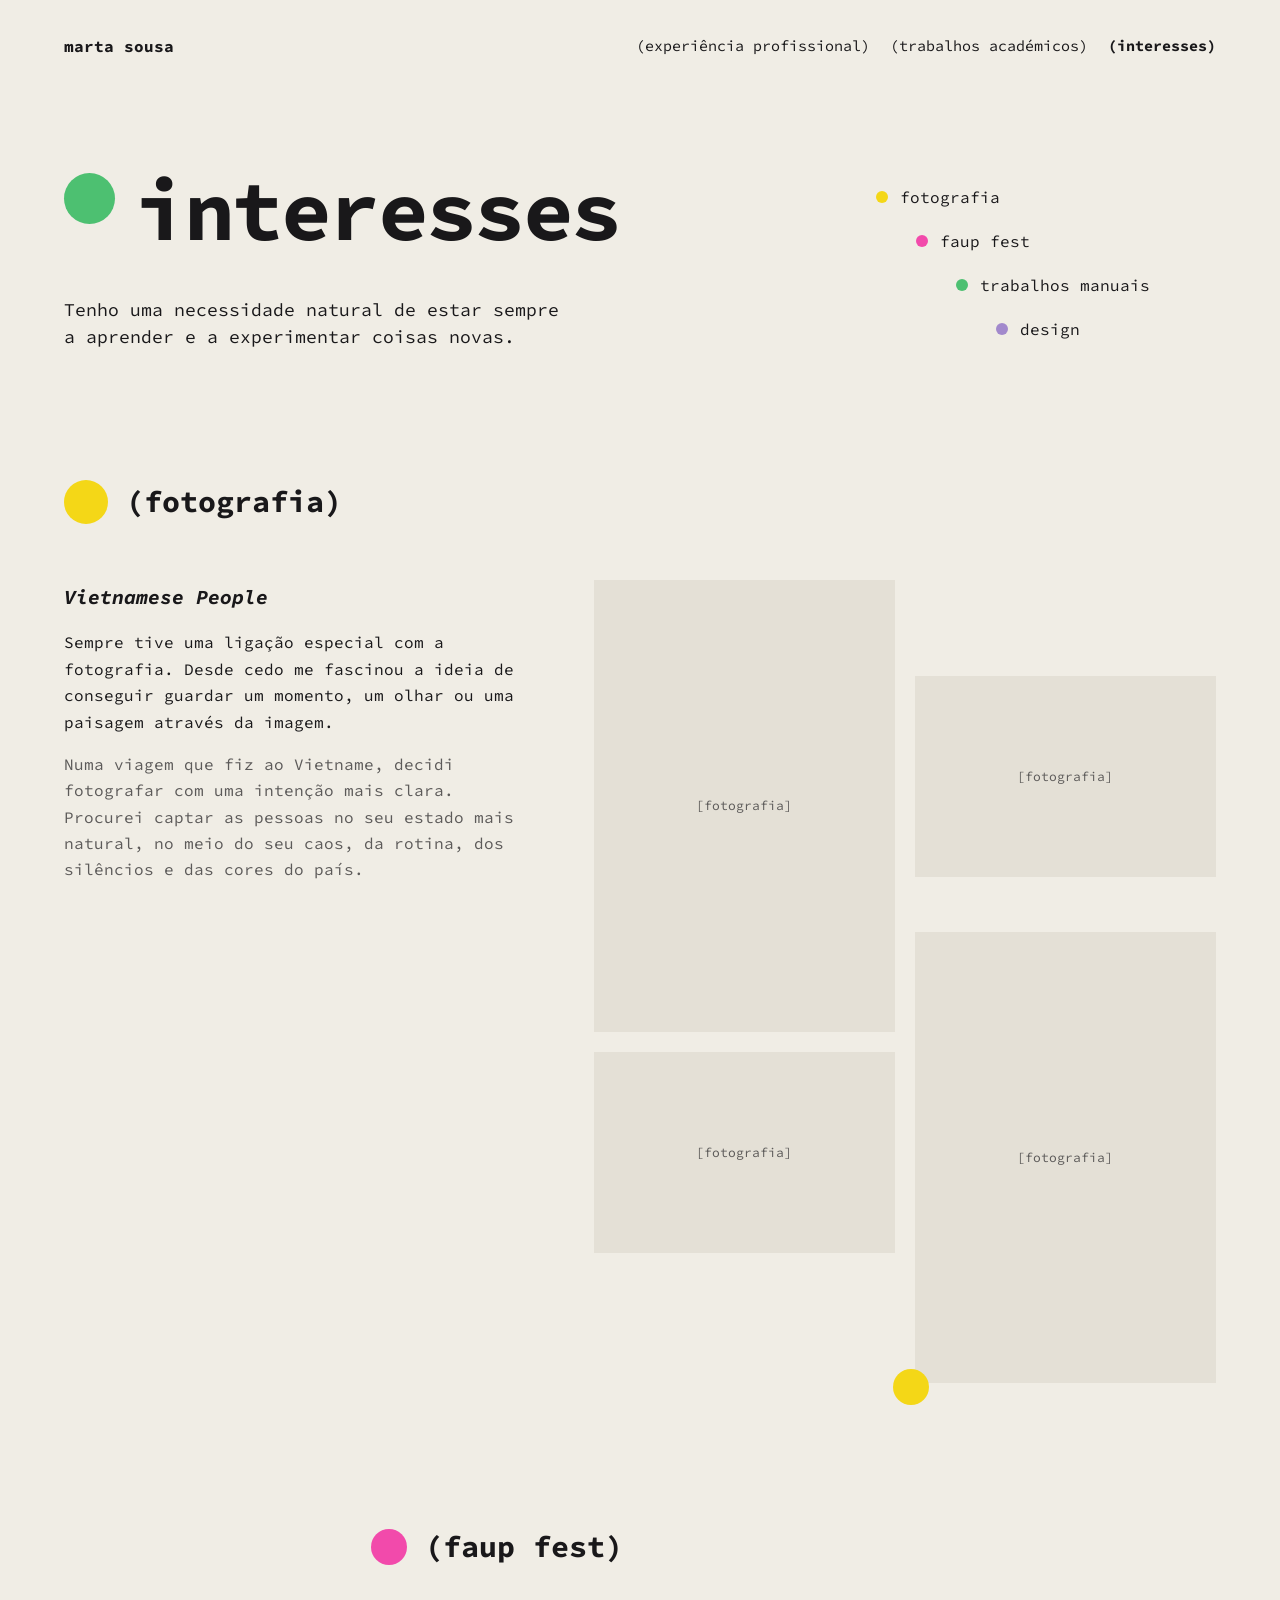
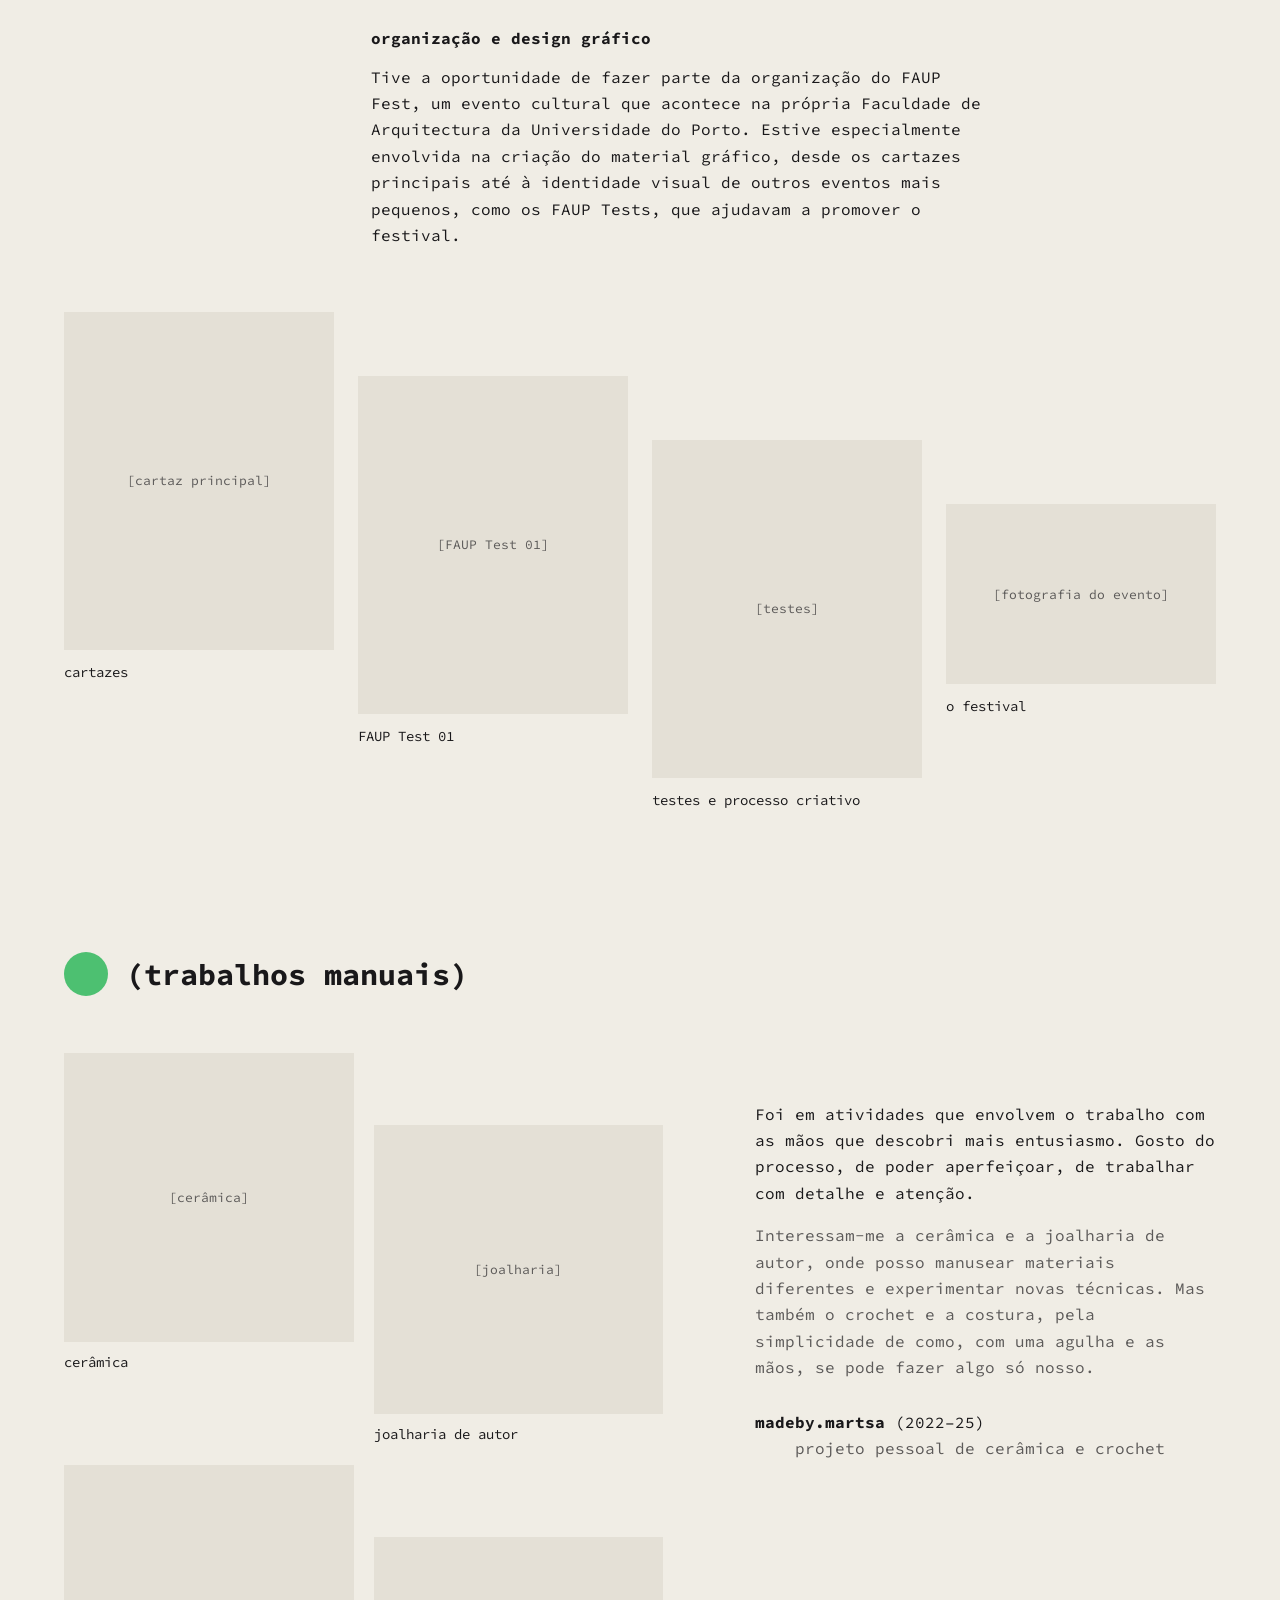
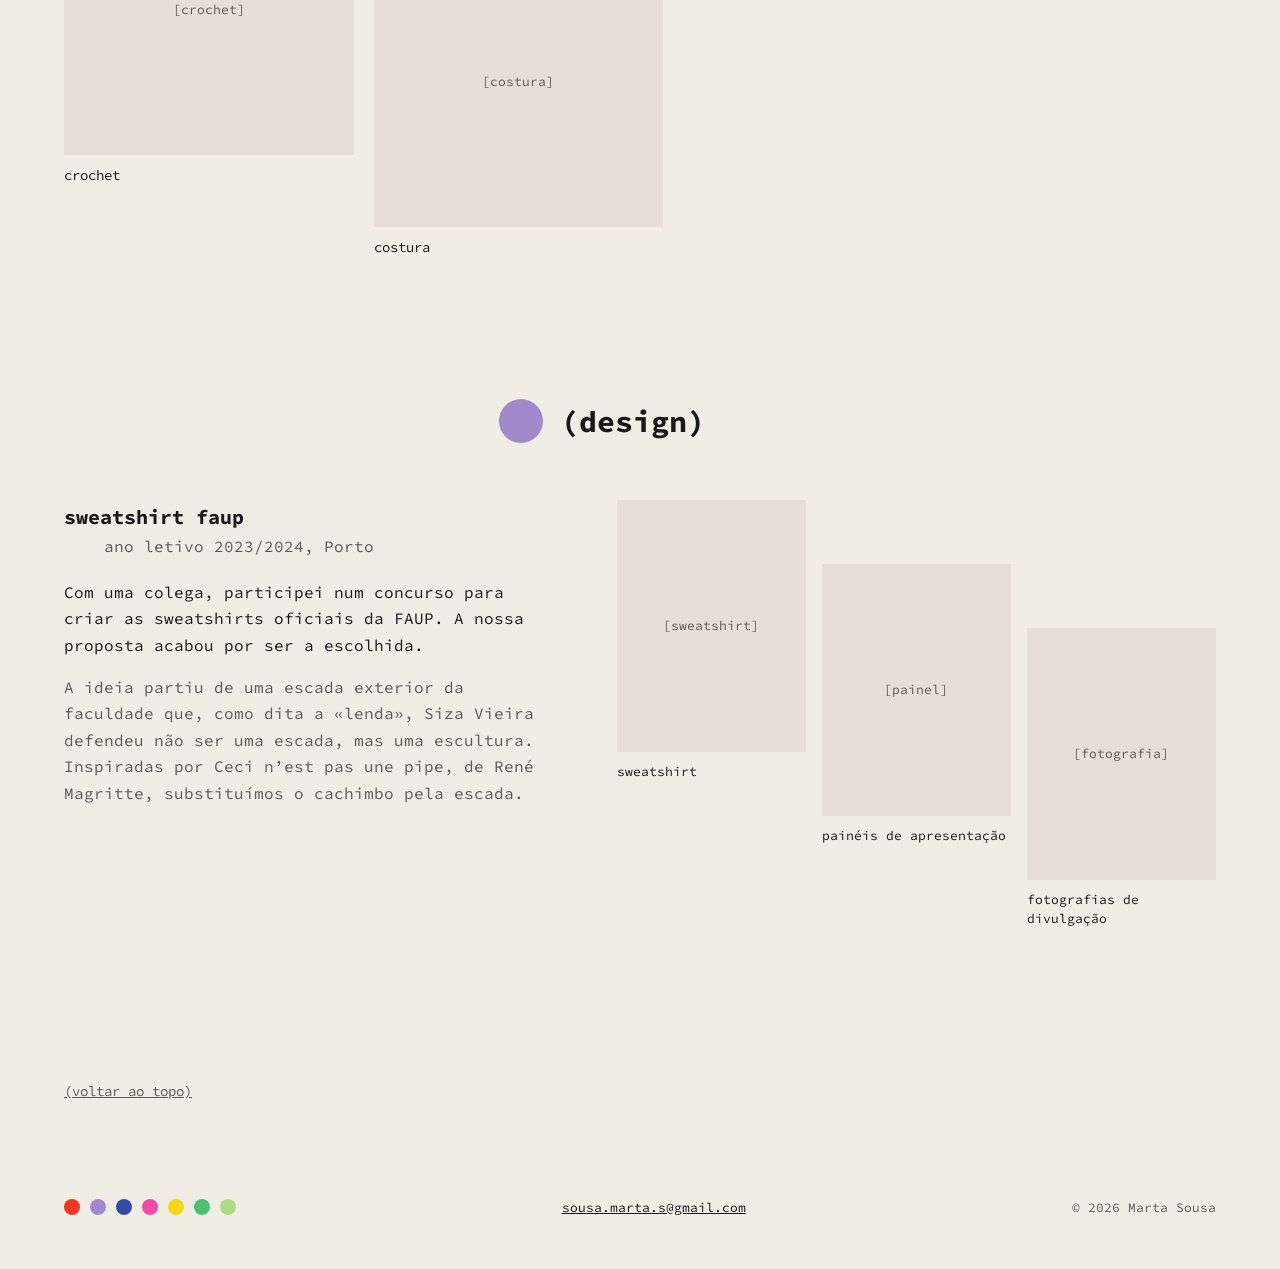
<file: portefolio-marta-sousa-site/interesses.html>
<!doctype html>
<html lang="pt-PT">
<head>
<meta charset="utf-8">
<meta name="viewport" content="width=device-width, initial-scale=1">
<title>Interesses | Marta Sousa</title>
<meta name="description" content="Fotografia, faup fest, trabalhos manuais e design.">
<meta property="og:title" content="Interesses | Marta Sousa">
<meta property="og:description" content="Fotografia, faup fest, trabalhos manuais e design.">
<meta property="og:type" content="website">
<meta name="theme-color" content="#F0EDE5">
<link rel="icon" href="img/favicon.svg" type="image/svg+xml">
<link rel="preconnect" href="https://fonts.googleapis.com">
<link rel="preconnect" href="https://fonts.gstatic.com" crossorigin>
<link rel="stylesheet" href="https://fonts.googleapis.com/css2?family=Source+Code+Pro:ital,wght@0,400;0,700;1,400&amp;display=swap">
<link rel="stylesheet" href="css/estilo.css">
</head>
<body>
<a class="saltar" href="#conteudo">saltar para o conteúdo</a>
<div class="pagina">

<header class="cabecalho">
  <a class="marca alvo" href="index.html">marta sousa</a>
  <nav class="menu" aria-label="Navegação principal">
    <a href="experiencia-profissional.html">(experiência profissional)</a>
    <a href="trabalhos-academicos.html">(trabalhos académicos)</a>
    <a href="interesses.html" aria-current="page">(interesses)</a>
  </nav>
</header>

<main id="conteudo">

<section class="heroi-interior" id="topo">
  <div class="heroi-texto">
    <div class="titulo-pagina">
      <span class="ponto verde" aria-hidden="true"></span>
      <h1>interesses</h1>
    </div>
    <p class="heroi-frase">Tenho uma necessidade natural de estar sempre a aprender e a experimentar coisas novas.</p>
  </div>
  <nav class="nesta-pagina" aria-label="Nesta página">
    <a href="#fotografia"><span class="ponto p12 amarelo" aria-hidden="true"></span>fotografia</a>
    <a class="d1" href="#faupfest"><span class="ponto p12 rosa" aria-hidden="true"></span>faup fest</a>
    <a class="d2" href="#manuais"><span class="ponto p12 verde" aria-hidden="true"></span>trabalhos manuais</a>
    <a class="d3" href="#design"><span class="ponto p12 lilas" aria-hidden="true"></span>design</a>
  </nav>
</section>

<section class="secao" id="fotografia" aria-labelledby="t-fotografia">
  <div class="secao-titulo">
    <span class="ponto p44 amarelo" aria-hidden="true"></span>
    <h2 id="t-fotografia">(fotografia)</h2>
  </div>
  <div class="composicao larga" style="row-gap: 56px">
    <div class="bloco texto" style="--w: 40%">
      <h3 style="margin-bottom: 16px; font-size: 20px; font-weight: 700; font-style: italic">Vietnamese People</h3>
      <p>Sempre tive uma ligação especial com a fotografia. Desde cedo me fascinou a ideia de conseguir guardar um momento, um olhar ou uma paisagem através da imagem.</p>
      <p class="cinza">Numa viagem que fiz ao Vietname, decidi fotografar com uma intenção mais clara. Procurei captar as pessoas no seu estado mais natural, no meio do seu caos, da rotina, dos silêncios e das cores do país.</p>
    </div>
    <div class="bloco par" style="--w: 54%; gap: 20px">
      <div class="imagem" style="--r: 2 / 3; padding: 16px">[fotografia]</div>
      <div class="imagem" style="--r: 3 / 2; padding: 16px; --y: 96px">[fotografia]</div>
      <div class="imagem" style="--r: 3 / 2; padding: 16px">[fotografia]</div>
      <div class="imagem" style="--r: 2 / 3; padding: 16px; --y: -120px">[fotografia]<span class="ponto p36 amarelo canto-b" aria-hidden="true"></span></div>
    </div>
  </div>
</section>

<section class="secao" id="faupfest" aria-labelledby="t-faupfest">
  <div class="secao-titulo desvio-1">
    <span class="ponto p36 rosa" aria-hidden="true"></span>
    <h2 id="t-faupfest">(faup fest)</h2>
  </div>
  <div class="desvio-1 texto">
    <p><strong>organização e design gráfico</strong></p>
    <p style="margin-top: 12px; max-width: 62ch">Tive a oportunidade de fazer parte da organização do FAUP Fest, um evento cultural que acontece na própria Faculdade de Arquitectura da Universidade do Porto. Estive especialmente envolvida na criação do material gráfico, desde os cartazes principais até à identidade visual de outros eventos mais pequenos, como os FAUP Tests, que ajudavam a promover o festival.</p>
  </div>
  <div class="grelha" style="margin-top: 64px">
    <figure>
      <div class="imagem" style="--r: 4 / 5; padding: 16px">[cartaz principal]</div>
      <figcaption>cartazes</figcaption>
    </figure>
    <figure style="--y: 64px">
      <div class="imagem" style="--r: 4 / 5; padding: 16px">[FAUP Test 01]</div>
      <figcaption>FAUP Test 01</figcaption>
    </figure>
    <figure style="--y: 128px">
      <div class="imagem" style="--r: 4 / 5; padding: 16px">[testes]</div>
      <figcaption>testes e processo criativo</figcaption>
    </figure>
    <figure style="--y: 192px">
      <div class="imagem" style="--r: 3 / 2; padding: 16px">[fotografia do evento]</div>
      <figcaption>o festival</figcaption>
    </figure>
  </div>
</section>

<section class="secao" id="manuais" aria-labelledby="t-manuais">
  <div class="secao-titulo">
    <span class="ponto p44 verde" aria-hidden="true"></span>
    <h2 id="t-manuais">(trabalhos manuais)</h2>
  </div>
  <div class="composicao larga" style="row-gap: 56px">
    <div class="bloco par" style="--w: 52%; gap: 20px">
      <figure>
        <div class="imagem" style="--r: 1 / 1; padding: 16px">[cerâmica]</div>
        <figcaption style="margin-top: 10px">cerâmica</figcaption>
      </figure>
      <figure style="--y: 72px">
        <div class="imagem" style="--r: 1 / 1; padding: 16px">[joalharia]</div>
        <figcaption style="margin-top: 10px">joalharia de autor</figcaption>
      </figure>
      <figure>
        <div class="imagem" style="--r: 1 / 1; padding: 16px">[crochet]</div>
        <figcaption style="margin-top: 10px">crochet</figcaption>
      </figure>
      <figure style="--y: 72px">
        <div class="imagem" style="--r: 1 / 1; padding: 16px">[costura]</div>
        <figcaption style="margin-top: 10px">costura</figcaption>
      </figure>
    </div>
    <div class="bloco texto" style="--w: 40%; --y: 48px">
      <p>Foi em atividades que envolvem o trabalho com as mãos que descobri mais entusiasmo. Gosto do processo, de poder aperfeiçoar, de trabalhar com detalhe e atenção.</p>
      <p class="cinza">Interessam-me a cerâmica e a joalharia de autor, onde posso manusear materiais diferentes e experimentar novas técnicas. Mas também o crochet e a costura, pela simplicidade de como, com uma agulha e as mãos, se pode fazer algo só nosso.</p>
      <p style="margin-top: 28px"><strong>madeby.martsa</strong> (2022–25)</p>
      <p class="d1 cinza" style="margin-top: 0">projeto pessoal de cerâmica e crochet</p>
    </div>
  </div>
</section>

<section class="secao" id="design" aria-labelledby="t-design">
  <div class="secao-titulo desvio-2">
    <span class="ponto p44 lilas" aria-hidden="true"></span>
    <h2 id="t-design">(design)</h2>
  </div>
  <div class="composicao larga" style="row-gap: 56px">
    <div class="bloco texto" style="--w: 42%">
      <h3 style="font-size: 20px; font-weight: 700">sweatshirt faup</h3>
      <p class="d1 cinza" style="margin-top: 0">ano letivo 2023/2024, Porto</p>
      <p style="margin-top: 20px">Com uma colega, participei num concurso para criar as sweatshirts oficiais da FAUP. A nossa proposta acabou por ser a escolhida.</p>
      <p class="cinza">A ideia partiu de uma escada exterior da faculdade que, como dita a «lenda», Siza Vieira defendeu não ser uma escada, mas uma escultura. Inspiradas por Ceci n’est pas une pipe, de René Magritte, substituímos o cachimbo pela escada.</p>
    </div>
    <div class="bloco trio" style="--w: 52%">
      <figure>
        <div class="imagem" style="--r: 3 / 4; padding: 12px">[sweatshirt]</div>
        <figcaption style="margin-top: 10px; font-size: 13px">sweatshirt</figcaption>
      </figure>
      <figure style="--y: 64px">
        <div class="imagem" style="--r: 3 / 4; padding: 12px">[painel]</div>
        <figcaption style="margin-top: 10px; font-size: 13px">painéis de apresentação</figcaption>
      </figure>
      <figure style="--y: 128px">
        <div class="imagem" style="--r: 3 / 4; padding: 12px">[fotografia]</div>
        <figcaption style="margin-top: 10px; font-size: 13px">fotografias de divulgação</figcaption>
      </figure>
    </div>
  </div>
</section>

</main>

<p><a class="alvo cinza" style="font-size: 14px" href="#topo">(voltar ao topo)</a></p>
<footer class="rodape" style="margin-top: 48px">
  <div class="pontos" aria-hidden="true">
    <span class="ponto p16 vermelho"></span><span class="ponto p16 lilas"></span><span class="ponto p16 azul"></span><span class="ponto p16 rosa"></span><span class="ponto p16 amarelo"></span><span class="ponto p16 verde"></span><span class="ponto p16 verde-claro"></span>
  </div>
  <a class="alvo" href="mailto:sousa.marta.s@gmail.com">sousa.marta.s@gmail.com</a>
  <span>© 2026 Marta Sousa</span>
</footer>

</div>
</body>
</html>
</file>
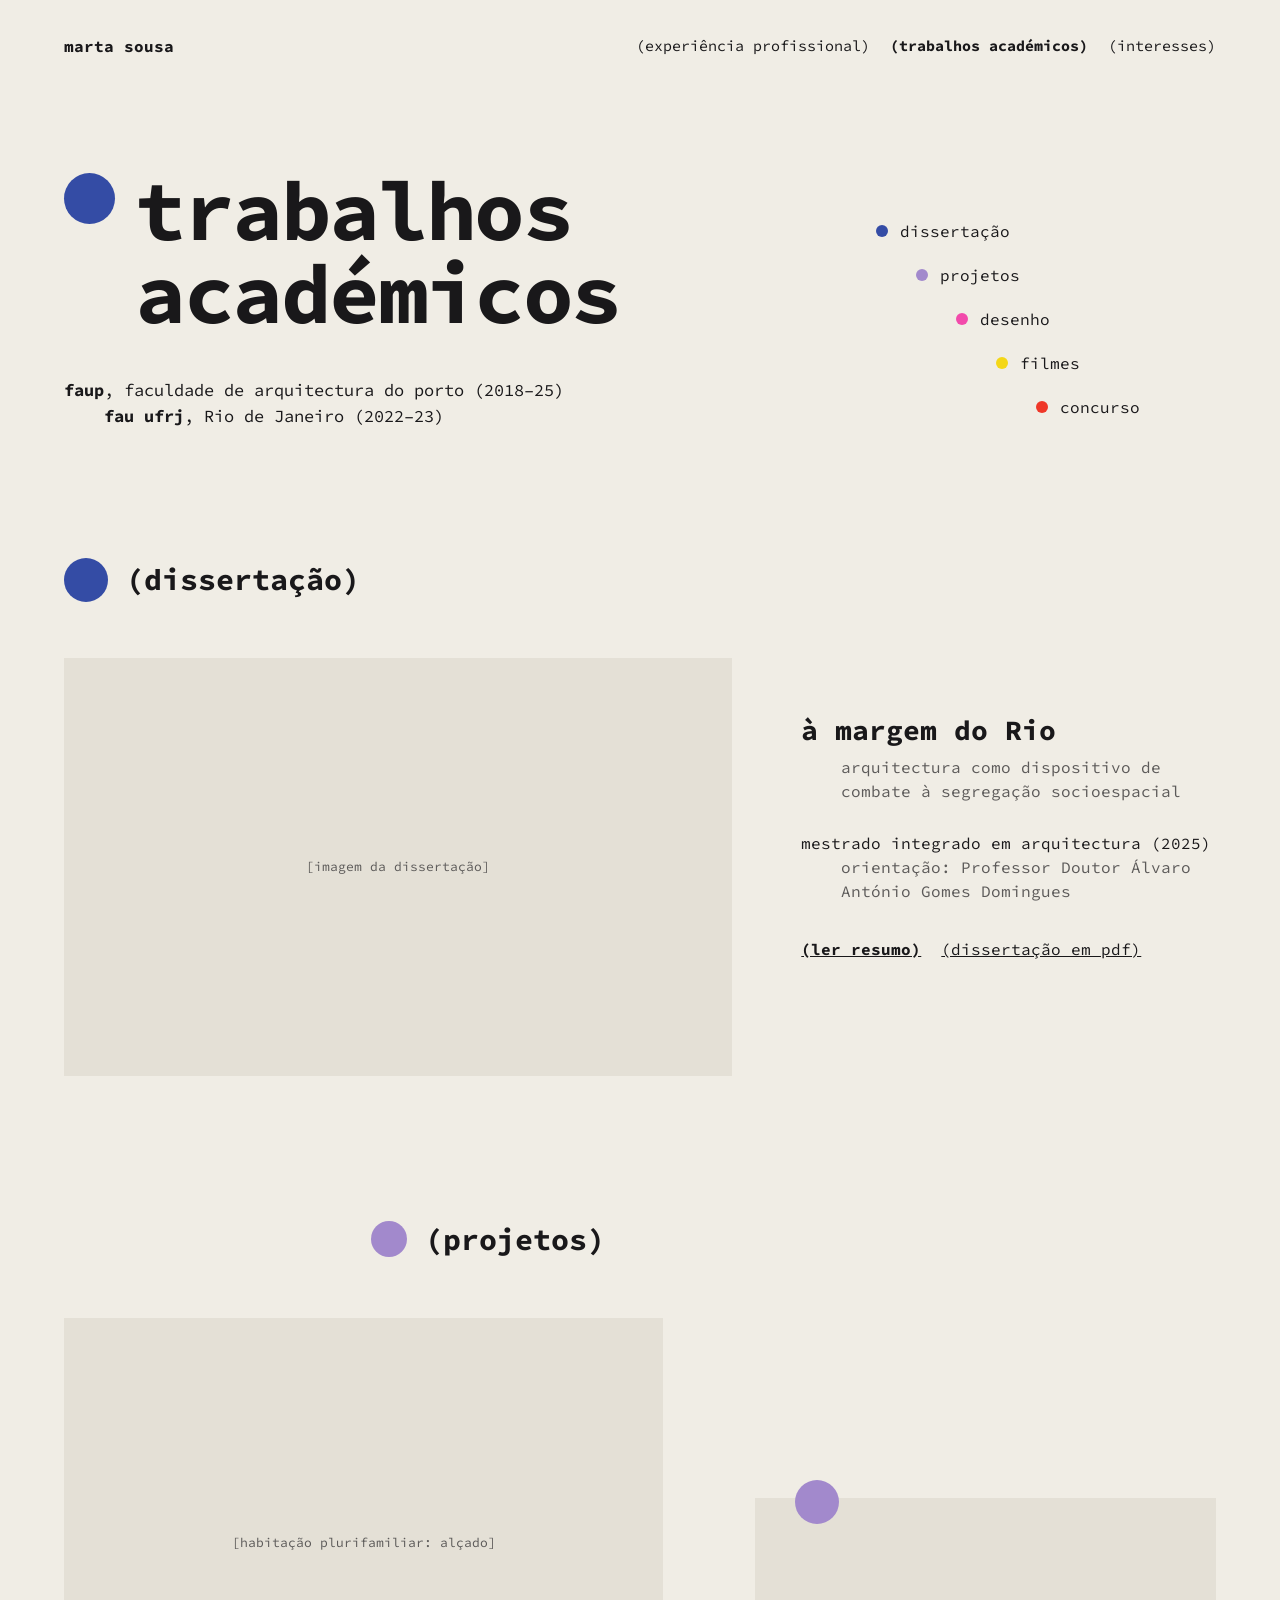
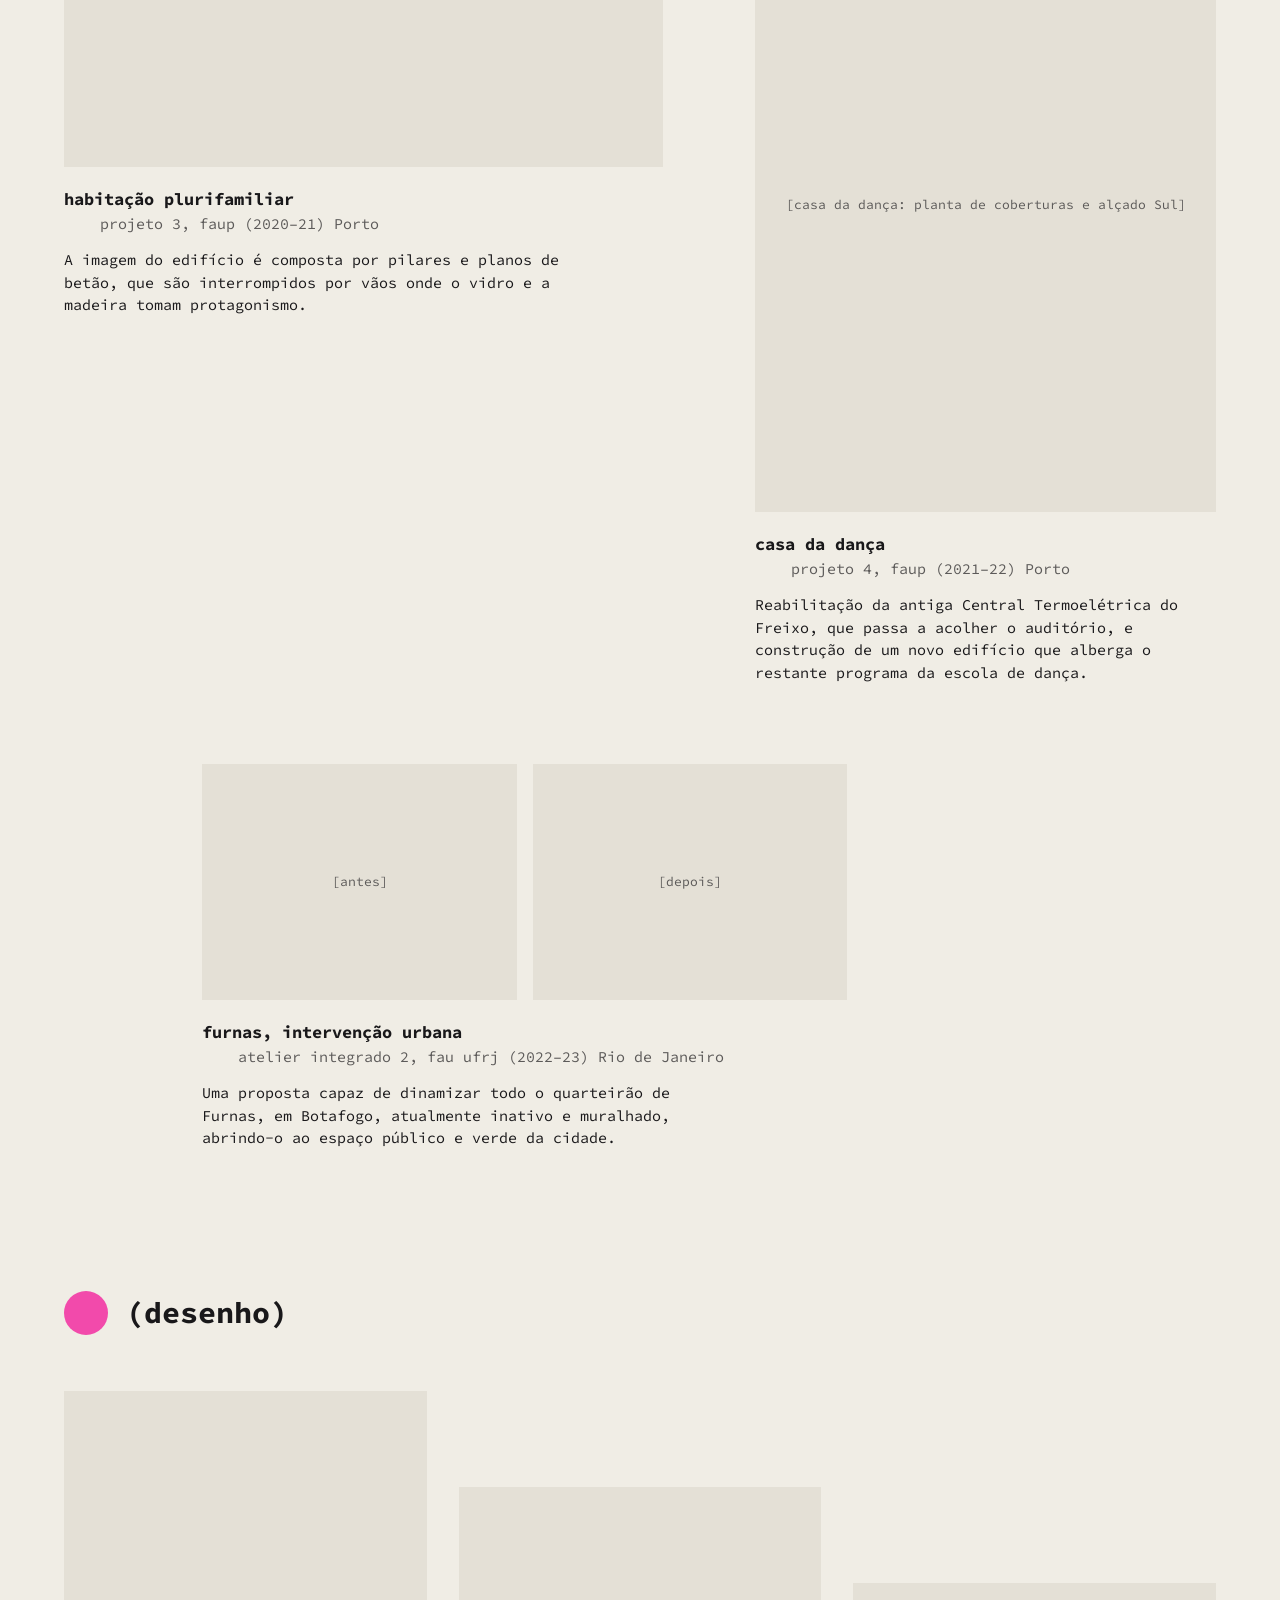
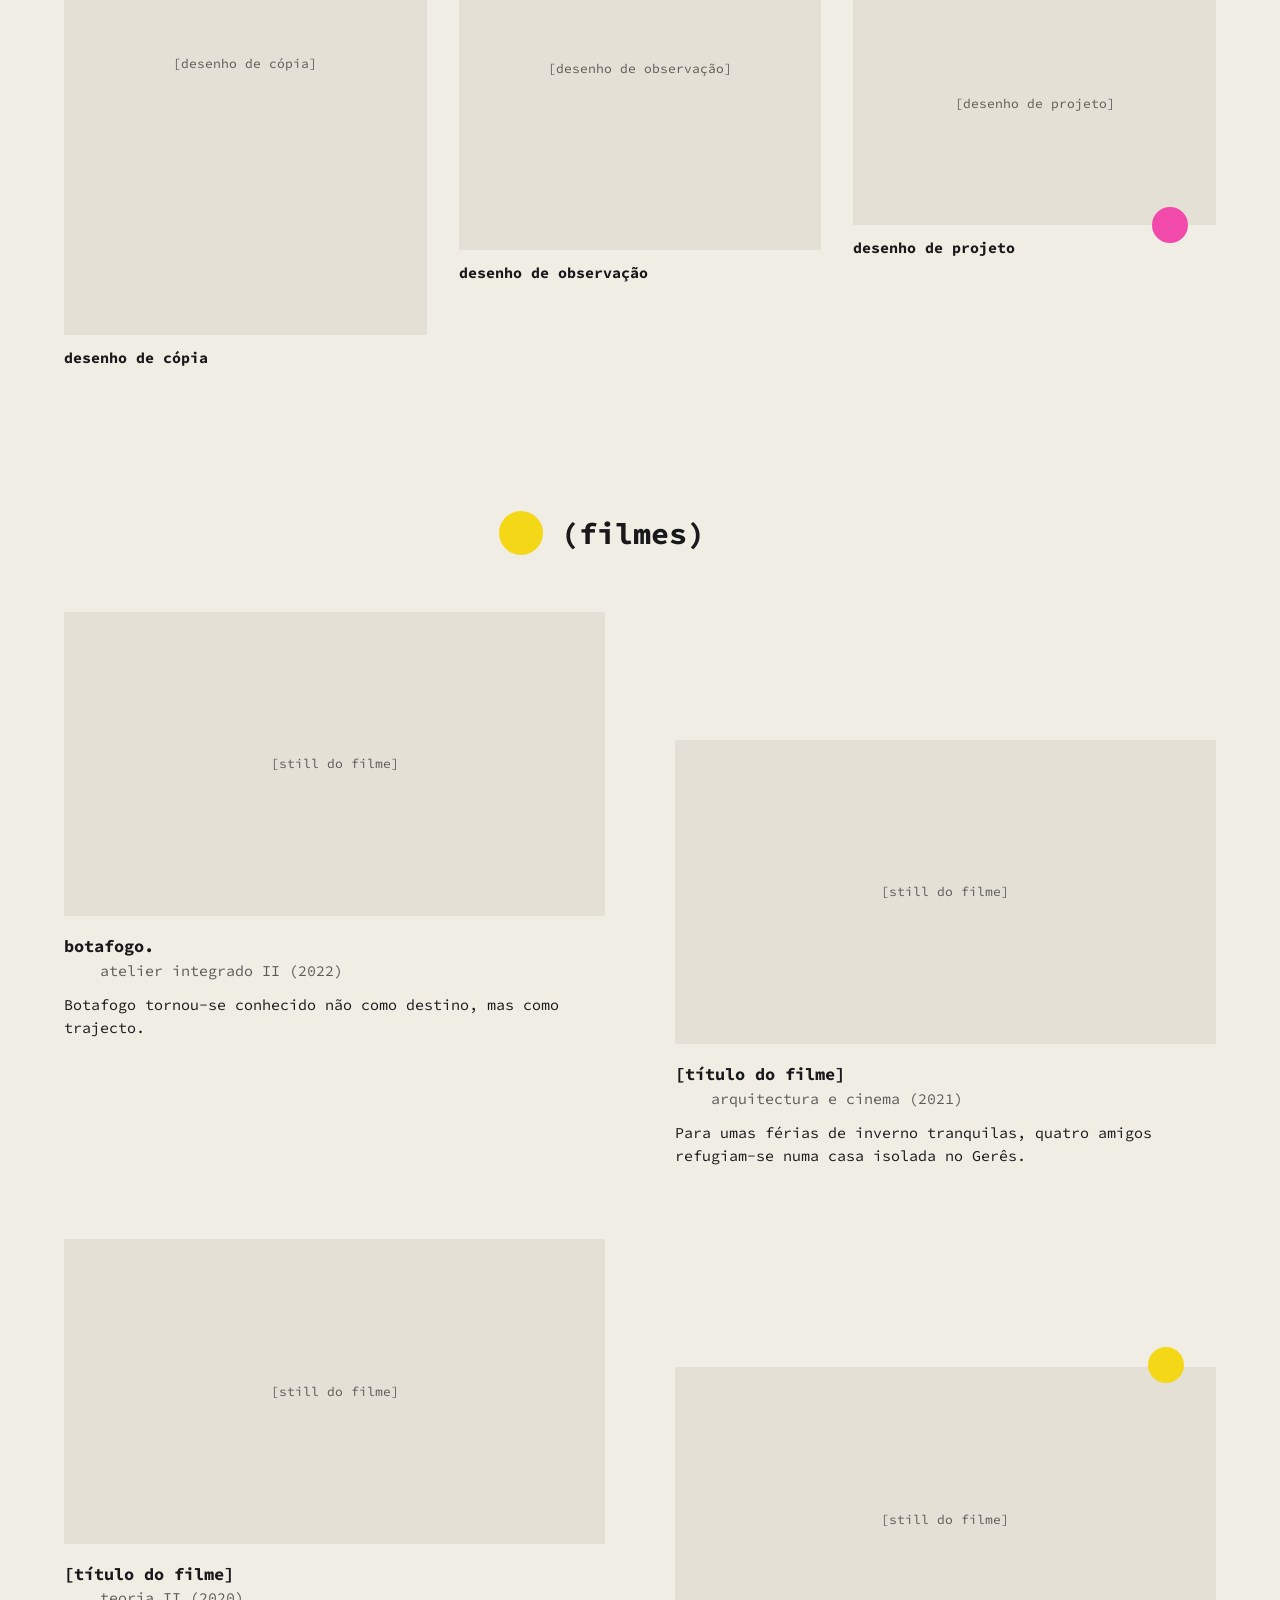
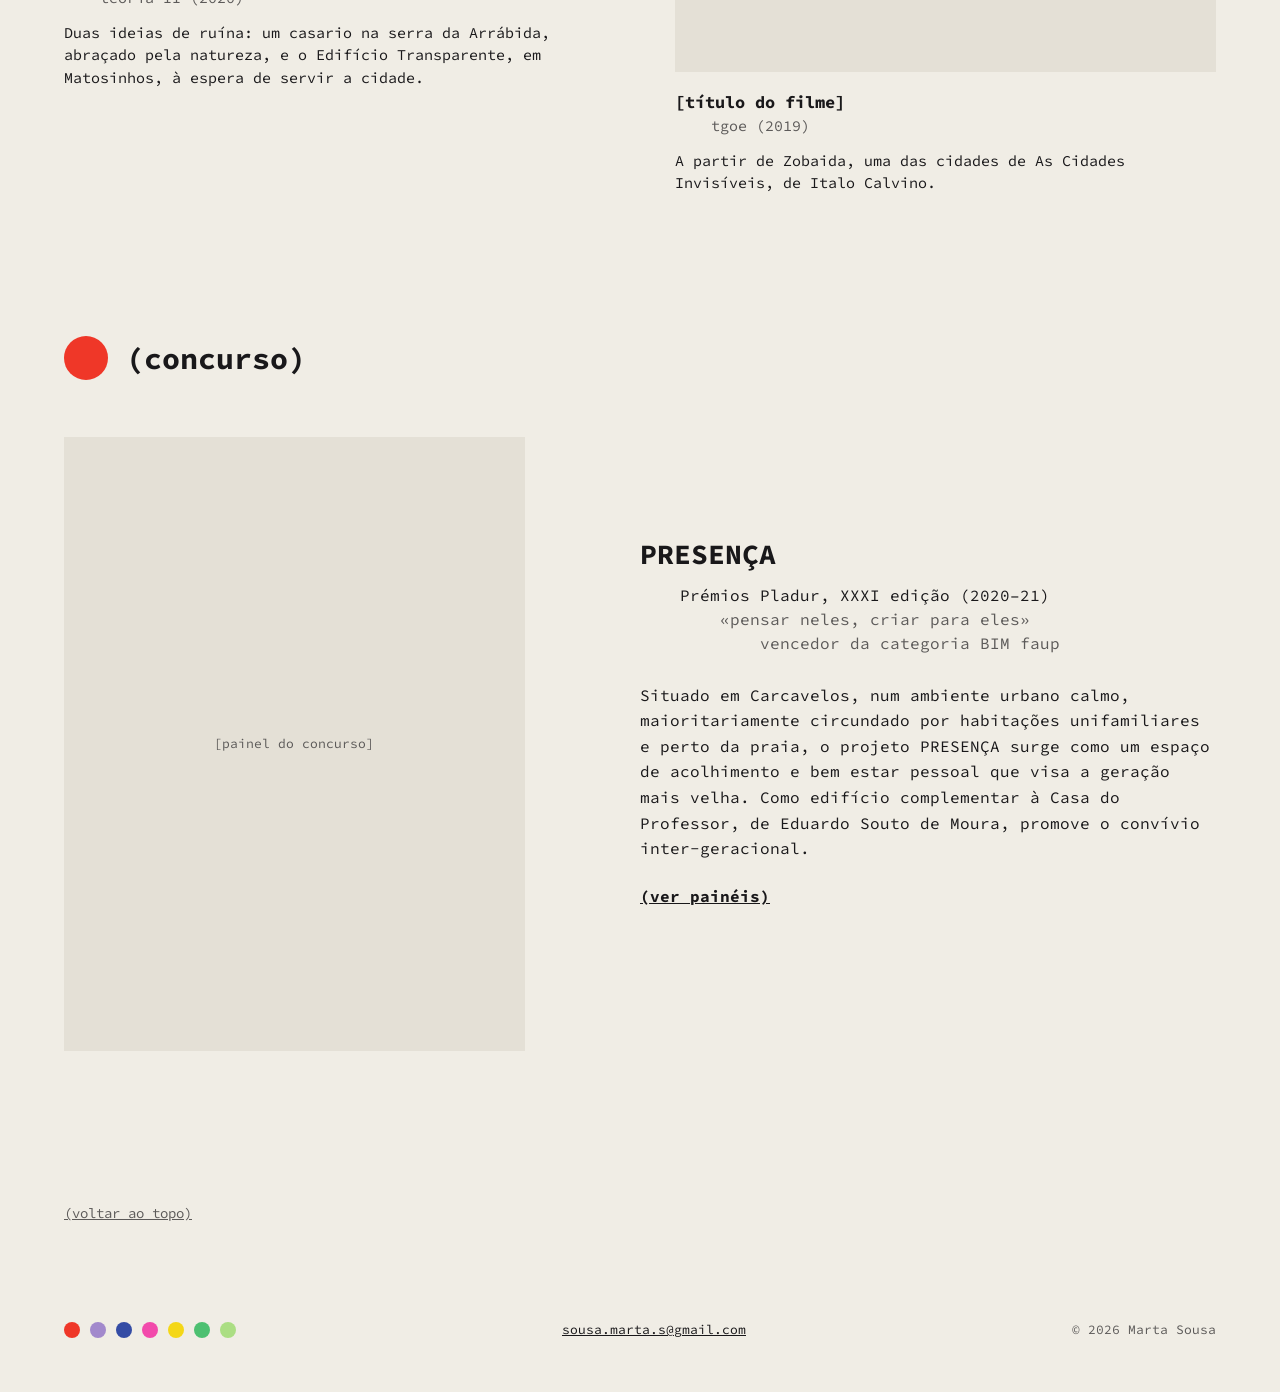
<file: portefolio-marta-sousa-site/trabalhos-academicos.html>
<!doctype html>
<html lang="pt-PT">
<head>
<meta charset="utf-8">
<meta name="viewport" content="width=device-width, initial-scale=1">
<title>Trabalhos académicos | Marta Sousa</title>
<meta name="description" content="Dissertação, projetos, desenho, filmes e concurso, na faup e na fau ufrj.">
<meta property="og:title" content="Trabalhos académicos | Marta Sousa">
<meta property="og:description" content="Dissertação, projetos, desenho, filmes e concurso.">
<meta property="og:type" content="website">
<meta name="theme-color" content="#F0EDE5">
<link rel="icon" href="img/favicon.svg" type="image/svg+xml">
<link rel="preconnect" href="https://fonts.googleapis.com">
<link rel="preconnect" href="https://fonts.gstatic.com" crossorigin>
<link rel="stylesheet" href="https://fonts.googleapis.com/css2?family=Source+Code+Pro:ital,wght@0,400;0,700;1,400&amp;display=swap">
<link rel="stylesheet" href="css/estilo.css">
</head>
<body>
<a class="saltar" href="#conteudo">saltar para o conteúdo</a>
<div class="pagina">

<header class="cabecalho">
  <a class="marca alvo" href="index.html">marta sousa</a>
  <nav class="menu" aria-label="Navegação principal">
    <a href="experiencia-profissional.html">(experiência profissional)</a>
    <a href="trabalhos-academicos.html" aria-current="page">(trabalhos académicos)</a>
    <a href="interesses.html">(interesses)</a>
  </nav>
</header>

<main id="conteudo">

<section class="heroi-interior" id="topo">
  <div class="heroi-texto">
    <div class="titulo-pagina">
      <span class="ponto azul" aria-hidden="true"></span>
      <h1>trabalhos académicos</h1>
    </div>
    <div class="heroi-linhas">
      <p><strong>faup</strong>, faculdade de arquitectura do porto (2018–25)</p>
      <p class="d1"><strong>fau ufrj</strong>, Rio de Janeiro (2022–23)</p>
    </div>
  </div>
  <nav class="nesta-pagina" aria-label="Nesta página">
    <a href="#dissertacao"><span class="ponto p12 azul" aria-hidden="true"></span>dissertação</a>
    <a class="d1" href="#projetos"><span class="ponto p12 lilas" aria-hidden="true"></span>projetos</a>
    <a class="d2" href="#desenho"><span class="ponto p12 rosa" aria-hidden="true"></span>desenho</a>
    <a class="d3" href="#filmes"><span class="ponto p12 amarelo" aria-hidden="true"></span>filmes</a>
    <a class="d4" href="#concurso"><span class="ponto p12 vermelho" aria-hidden="true"></span>concurso</a>
  </nav>
</section>

<section class="secao" id="dissertacao" aria-labelledby="t-dissertacao">
  <div class="secao-titulo">
    <span class="ponto p44 azul" aria-hidden="true"></span>
    <h2 id="t-dissertacao">(dissertação)</h2>
  </div>
  <div class="composicao" style="row-gap: 48px">
    <a class="bloco" href="a-margem-do-rio.html" style="--w: 58%">
      <div class="imagem" style="--r: 16 / 10">[imagem da dissertação]</div>
    </a>
    <div class="bloco" style="--w: 36%; --y: 56px; font-size: 16px">
      <h3 style="font-size: clamp(22px, 2.2vw, 28px); line-height: 1.15; font-weight: 700">à margem do Rio</h3>
      <p class="d1 cinza" style="margin-top: 8px">arquitectura como dispositivo de combate à segregação socioespacial</p>
      <p style="margin-top: 28px">mestrado integrado em arquitectura (2025)</p>
      <p class="d1 cinza">orientação: Professor Doutor Álvaro António Gomes Domingues</p>
      <p style="margin-top: 24px; display: flex; flex-wrap: wrap; gap: 0 20px">
        <a class="alvo ver" href="a-margem-do-rio.html">(ler resumo)</a>
        <a class="alvo" href="https://drive.google.com/file/d/1NDBtstcNNNGOo_TxJ6647_qNgM_QE8wZ/view?usp=drive_link">(dissertação em pdf)</a>
      </p>
    </div>
  </div>
</section>

<section class="secao" id="projetos" aria-labelledby="t-projetos">
  <div class="secao-titulo desvio-1">
    <span class="ponto p36 lilas" aria-hidden="true"></span>
    <h2 id="t-projetos">(projetos)</h2>
  </div>
  <div class="composicao" style="row-gap: 80px">
    <article class="bloco" style="--w: 52%">
      <div class="imagem" style="--r: 4 / 3">[habitação plurifamiliar: alçado]</div>
      <h3 class="titulo-bloco">habitação plurifamiliar</h3>
      <p class="d1 cinza">projeto 3, faup (2020–21) Porto</p>
      <p class="texto-bloco">A imagem do edifício é composta por pilares e planos de betão, que são interrompidos por vãos onde o vidro e a madeira tomam protagonismo.</p>
    </article>
    <article class="bloco" style="--w: 40%; --y: 180px">
      <div class="imagem" style="--r: 3 / 4">[casa da dança: planta de coberturas e alçado Sul]<span class="ponto p44 lilas canto-c" aria-hidden="true"></span></div>
      <h3 class="titulo-bloco">casa da dança</h3>
      <p class="d1 cinza">projeto 4, faup (2021–22) Porto</p>
      <p class="texto-bloco">Reabilitação da antiga Central Termoelétrica do Freixo, que passa a acolher o auditório, e construção de um novo edifício que alberga o restante programa da escola de dança.</p>
    </article>
    <article class="bloco" style="--w: 56%; --x: 12%">
      <div class="par">
        <div class="imagem" style="--r: 4 / 3; padding: 16px">[antes]</div>
        <div class="imagem" style="--r: 4 / 3; padding: 16px">[depois]</div>
      </div>
      <h3 class="titulo-bloco">furnas, intervenção urbana</h3>
      <p class="d1 cinza">atelier integrado 2, fau ufrj (2022–23) Rio de Janeiro</p>
      <p class="texto-bloco">Uma proposta capaz de dinamizar todo o quarteirão de Furnas, em Botafogo, atualmente inativo e muralhado, abrindo-o ao espaço público e verde da cidade.</p>
    </article>
  </div>
</section>

<section class="secao" id="desenho" aria-labelledby="t-desenho">
  <div class="secao-titulo">
    <span class="ponto p44 rosa" aria-hidden="true"></span>
    <h2 id="t-desenho">(desenho)</h2>
  </div>
  <div class="grelha" style="--min: 240px; gap: 40px 32px">
    <figure>
      <div class="imagem" style="--r: 2 / 3">[desenho de cópia]</div>
      <figcaption style="font-size: 15px"><strong>desenho de cópia</strong></figcaption>
    </figure>
    <figure style="--y: 96px">
      <div class="imagem" style="--r: 1 / 1">[desenho de observação]</div>
      <figcaption style="font-size: 15px"><strong>desenho de observação</strong></figcaption>
    </figure>
    <figure style="--y: 192px">
      <div class="imagem" style="--r: 3 / 2">[desenho de projeto]<span class="ponto p36 rosa canto-h" aria-hidden="true"></span></div>
      <figcaption style="font-size: 15px"><strong>desenho de projeto</strong></figcaption>
    </figure>
  </div>
</section>

<section class="secao" id="filmes" aria-labelledby="t-filmes">
  <div class="secao-titulo desvio-2">
    <span class="ponto p44 amarelo" aria-hidden="true"></span>
    <h2 id="t-filmes">(filmes)</h2>
  </div>
  <div class="composicao larga">
    <article class="bloco" style="--w: 47%">
      <div class="imagem" style="--r: 16 / 9">[still do filme]</div>
      <h3 class="titulo-bloco" style="margin-top: 18px">botafogo.</h3>
      <p class="d1 cinza">atelier integrado II (2022)</p>
      <p class="texto-bloco" style="margin-top: 12px">Botafogo tornou-se conhecido não como destino, mas como trajecto.</p>
    </article>
    <article class="bloco" style="--w: 47%; --y: 128px">
      <div class="imagem" style="--r: 16 / 9">[still do filme]</div>
      <h3 class="titulo-bloco" style="margin-top: 18px">[título do filme]</h3>
      <p class="d1 cinza">arquitectura e cinema (2021)</p>
      <p class="texto-bloco" style="margin-top: 12px">Para umas férias de inverno tranquilas, quatro amigos refugiam-se numa casa isolada no Gerês.</p>
    </article>
    <article class="bloco" style="--w: 47%">
      <div class="imagem" style="--r: 16 / 9">[still do filme]</div>
      <h3 class="titulo-bloco" style="margin-top: 18px">[título do filme]</h3>
      <p class="d1 cinza">teoria II (2020)</p>
      <p class="texto-bloco" style="margin-top: 12px">Duas ideias de ruína: um casario na serra da Arrábida, abraçado pela natureza, e o Edifício Transparente, em Matosinhos, à espera de servir a cidade.</p>
    </article>
    <article class="bloco" style="--w: 47%; --y: 128px">
      <div class="imagem" style="--r: 16 / 9">[still do filme]<span class="ponto p36 amarelo canto-a" aria-hidden="true"></span></div>
      <h3 class="titulo-bloco" style="margin-top: 18px">[título do filme]</h3>
      <p class="d1 cinza">tgoe (2019)</p>
      <p class="texto-bloco" style="margin-top: 12px">A partir de Zobaida, uma das cidades de As Cidades Invisíveis, de Italo Calvino.</p>
    </article>
  </div>
</section>

<section class="secao" id="concurso" aria-labelledby="t-concurso">
  <div class="secao-titulo">
    <span class="ponto p44 vermelho" aria-hidden="true"></span>
    <h2 id="t-concurso">(concurso)</h2>
  </div>
  <div class="composicao larga" style="row-gap: 48px">
    <div class="bloco imagem" style="--w: 40%; --r: 3 / 4">[painel do concurso]</div>
    <div class="bloco" style="--w: 50%; --y: 96px; font-size: 16px">
      <h3 style="font-size: clamp(22px, 2.2vw, 28px); font-weight: 700">PRESENÇA</h3>
      <p class="d1" style="margin-top: 8px">Prémios Pladur, XXXI edição (2020–21)</p>
      <p class="d2 cinza">«pensar neles, criar para eles»</p>
      <p class="d3 cinza">vencedor da categoria BIM faup</p>
      <p style="margin-top: 28px; max-width: 58ch; line-height: 1.6">Situado em Carcavelos, num ambiente urbano calmo, maioritariamente circundado por habitações unifamiliares e perto da praia, o projeto PRESENÇA surge como um espaço de acolhimento e bem estar pessoal que visa a geração mais velha. Como edifício complementar à Casa do Professor, de Eduardo Souto de Moura, promove o convívio inter-geracional.</p>
      <p style="margin-top: 12px"><a class="alvo ver" href="https://drive.google.com/file/d/1Mt6lIxOz5SHlgqUCBXKmoEJv8YrkWMeW/view?usp=sharing">(ver painéis)</a></p>
    </div>
  </div>
</section>

</main>

<p><a class="alvo cinza" style="font-size: 14px" href="#topo">(voltar ao topo)</a></p>
<footer class="rodape" style="margin-top: 48px">
  <div class="pontos" aria-hidden="true">
    <span class="ponto p16 vermelho"></span><span class="ponto p16 lilas"></span><span class="ponto p16 azul"></span><span class="ponto p16 rosa"></span><span class="ponto p16 amarelo"></span><span class="ponto p16 verde"></span><span class="ponto p16 verde-claro"></span>
  </div>
  <a class="alvo" href="mailto:sousa.marta.s@gmail.com">sousa.marta.s@gmail.com</a>
  <span>© 2026 Marta Sousa</span>
</footer>

</div>
</body>
</html>
</file>
<file: portefolio-marta-sousa-site/css/estilo.css>
/* Portefólio Marta Sousa: estilos comuns a todas as páginas */

:root {
  --fundo: #F0EDE5;
  --texto: #19181A;
  --cinza: #5C5A59;
  --caixa: #E4E0D6;

  --vermelho: #EF3728;
  --lilas: #A289CC;
  --azul: #344CA5;
  --rosa: #F24AAB;
  --amarelo: #F4D717;
  --verde: #4DC071;
  --verde-claro: #ABDE83;

  --degrau: 4ch;                              /* recuo de cada degrau da cascata */
  --margem: clamp(20px, 5vw, 64px);           /* margens laterais */
  --entre-secoes: clamp(96px, 11vw, 168px);   /* espaço entre secções */
}

/* base */
* { box-sizing: border-box; }
html { scroll-behavior: smooth; -webkit-text-size-adjust: 100%; }
@media (prefers-reduced-motion: reduce) { html { scroll-behavior: auto; } }
body {
  margin: 0;
  background: var(--fundo);
  color: var(--texto);
  font-family: 'Source Code Pro', ui-monospace, Menlo, Consolas, monospace;
  font-size: 15px;
  line-height: 1.5;
}
h1, h2, h3, p, ul, dl, dd, figure { margin: 0; }
ul { padding: 0; list-style: none; }
img { display: block; max-width: 100%; }
a { color: inherit; }
a:hover { color: var(--azul); }
:focus-visible { outline: 2px solid var(--azul); outline-offset: 3px; }
[hidden] { display: none !important; }

.saltar {
  position: absolute; left: var(--margem); top: -100px; z-index: 10;
  padding: 10px 14px; background: var(--texto); color: var(--fundo);
}
.saltar:focus { top: 12px; color: var(--fundo); }

.pagina { max-width: 1280px; margin: 0 auto; padding: 0 var(--margem); }

/* utilitários */
.d1 { margin-left: calc(var(--degrau) * 1); }
.d2 { margin-left: calc(var(--degrau) * 2); }
.d3 { margin-left: calc(var(--degrau) * 3); }
.d4 { margin-left: calc(var(--degrau) * 4); }
.cinza { color: var(--cinza); }
.alvo { display: inline-flex; align-items: center; min-height: 44px; }
.ver { font-weight: 700; }
.sem-sublinhado { text-decoration: none; }

/* pontos de cor */
.ponto {
  display: inline-block; flex: none;
  width: var(--t, 12px); height: var(--t, 12px);
  border-radius: 50%; background: var(--c, var(--azul));
}
.p10 { --t: 10px; } .p12 { --t: 12px; } .p16 { --t: 16px; }
.p26 { --t: 26px; } .p36 { --t: 36px; } .p44 { --t: 44px; }
.vermelho { --c: var(--vermelho); } .lilas { --c: var(--lilas); }
.azul { --c: var(--azul); } .rosa { --c: var(--rosa); }
.amarelo { --c: var(--amarelo); } .verde { --c: var(--verde); }
.verde-claro { --c: var(--verde-claro); }

/* cabeçalho */
.cabecalho {
  display: flex; flex-wrap: wrap; align-items: center; justify-content: space-between;
  gap: 8px 32px; padding: 24px 0;
}
.marca { font-weight: 700; font-size: 16px; text-decoration: none; }
.menu { display: flex; flex-wrap: wrap; gap: 0 20px; }
.menu a { display: inline-flex; align-items: center; min-height: 44px; text-decoration: none; }
.menu a[aria-current="page"] { font-weight: 700; }

/* herói da página inicial */
.heroi {
  display: flex; flex-wrap: wrap; align-items: center; justify-content: space-between;
  gap: 56px 48px; padding: clamp(40px, 7vw, 104px) 0 clamp(80px, 11vw, 168px);
}
.heroi-texto { flex: 1 1 520px; min-width: 0; }
.titulo-inicio { font-size: clamp(48px, 7vw, 104px); line-height: 0.95; font-weight: 700; letter-spacing: -0.03em; }
.papel { margin-top: 20px; font-size: clamp(24px, 2.8vw, 38px); line-height: 1.2; font-weight: 700; }
.cascata-grande { margin-top: 44px; font-size: 18px; line-height: 1.65; }
.nota { margin-top: 44px; font-size: 14px; color: var(--cinza); }
.retrato {
  position: relative; flex: none; width: clamp(200px, 26vw, 340px); aspect-ratio: 1 / 1;
  margin: 0 clamp(8px, 3vw, 40px) 0 auto;
}
.retrato img { width: 100%; height: 100%; object-fit: cover; border-radius: 50%; }
.retrato::after {
  content: ""; position: absolute; left: -8%; bottom: -7%; width: 30%; aspect-ratio: 1 / 1;
  border-radius: 50%; background: var(--verde-claro);
}

/* herói das páginas interiores */
.heroi-interior {
  display: flex; flex-wrap: wrap; align-items: flex-end; justify-content: space-between;
  gap: 48px 64px; padding: clamp(40px, 6vw, 88px) 0 clamp(88px, 10vw, 152px);
}
.heroi-interior .heroi-texto { flex: 1 1 600px; }
.titulo-pagina { display: flex; align-items: flex-start; gap: 20px; }
.titulo-pagina .ponto { --t: clamp(40px, 4vw, 56px); margin-top: 4px; }
.titulo-pagina h1 { font-size: clamp(44px, 6.6vw, 96px); line-height: 0.98; font-weight: 700; letter-spacing: -0.03em; }
.heroi-linhas { margin-top: 44px; font-size: 17px; }
.heroi-frase { margin-top: 44px; max-width: 46ch; font-size: 18px; line-height: 1.55; }
.nesta-pagina { flex: 0 1 340px; min-width: 0; font-size: 16px; }
.nesta-pagina a { display: flex; align-items: center; gap: 12px; min-height: 44px; text-decoration: none; }
.voltar { margin-top: 16px; font-size: 14px; color: var(--cinza); }

/* secções */
.secao { padding-bottom: var(--entre-secoes); scroll-margin-top: 24px; }
.secao-titulo { display: flex; align-items: center; gap: 12px 18px; margin-bottom: 56px; }
.secao-titulo h2 { min-width: 0; font-size: clamp(22px, 2.4vw, 30px); font-weight: 700; }
.desvio-1 { padding-left: clamp(0px, 24vw, 340px); }
.desvio-2 { padding-left: clamp(0px, 34vw, 480px); }
.desvio-meio { padding-left: clamp(0px, 12vw, 170px); }
.titulo-pequeno { font-size: 17px; font-weight: 700; }

/* composições desencontradas: cada bloco recebe --w (largura), --y (desfasamento) e --x (recuo) */
.composicao {
  display: flex; flex-wrap: wrap; justify-content: space-between; align-items: flex-start;
  column-gap: 4%; row-gap: 72px;
}
.composicao.larga { column-gap: 6%; }
.bloco { display: block; width: var(--w, 48%); margin-top: var(--y, 0); margin-left: var(--x, 0); min-width: 0; text-decoration: none; }
.legenda { margin-top: 18px; }
.titulo-bloco { margin-top: 20px; font-size: 17px; font-weight: 700; }
.texto-bloco { margin-top: 14px; max-width: 56ch; }
.texto { font-size: 16px; line-height: 1.65; }
.texto p + p { margin-top: 16px; }

/* imagens: a caixa guarda a proporção (--r); para pôr a fotografia basta um <img> lá dentro */
.imagem {
  position: relative; aspect-ratio: var(--r, 4 / 3); background: var(--caixa);
  display: flex; align-items: center; justify-content: center;
  padding: 24px; text-align: center; font-size: 13px; color: var(--cinza);
}
.imagem img { position: absolute; inset: 0; width: 100%; height: 100%; object-fit: cover; }
.imagem .ponto { position: absolute; z-index: 1; }
.canto-a { top: -20px; right: 32px; }
.canto-b { bottom: -22px; left: -22px; }
.canto-c { top: -18px; left: 40px; }
.canto-d { top: 28px; right: -20px; }
.canto-e { bottom: -18px; right: -18px; }
.canto-f { top: -26px; right: 12%; }
.canto-g { top: 32px; left: -20px; }
.canto-h { bottom: -18px; right: 28px; }
figcaption { margin-top: 12px; font-size: 14px; }

/* grelhas em escada: cada item pode receber --y */
.grelha { display: grid; grid-template-columns: repeat(auto-fit, minmax(var(--min, 220px), 1fr)); gap: 40px 24px; align-items: start; }
.par { display: grid; grid-template-columns: repeat(2, minmax(0, 1fr)); gap: 16px; align-items: start; }
.trio { display: grid; grid-template-columns: repeat(3, minmax(0, 1fr)); gap: 16px; align-items: start; }
.grelha > *, .par > *, .trio > * { margin-top: var(--y, 0); }

/* listas de entregas (material comercial) */
.entregas li { display: flex; flex-wrap: wrap; align-items: center; gap: 0 12px; min-height: 44px; }

/* índice com filtro */
.contagem { font-size: 14px; color: var(--cinza); }
.filtros { display: flex; flex-wrap: wrap; gap: 0 14px; margin-bottom: 40px; }
.filtro {
  display: inline-flex; align-items: center; gap: 8px; min-height: 44px; padding: 0 4px;
  border: 0; background: none; font: inherit; font-size: 14px; color: var(--cinza); cursor: pointer;
}
.filtro:hover { color: var(--azul); }
.filtro[aria-pressed="true"] { color: var(--texto); font-weight: 700; }
.indice li { margin-left: calc(var(--degrau) * var(--n, 0)); }
.indice a { display: flex; align-items: flex-start; gap: 16px; min-height: 44px; padding: 10px 0; text-decoration: none; }
.indice .ponto { margin-top: 6px; }

/* sobre */
.sobre { display: flex; flex-wrap: wrap; align-items: flex-start; gap: 64px 72px; }
.sobre-texto { flex: 1 1 440px; min-width: 0; max-width: 60ch; font-size: 17px; line-height: 1.6; }
.sobre-texto p + p { margin-top: 20px; }
.percurso { flex: 1 1 380px; min-width: 0; display: flex; flex-direction: column; gap: 40px; }
.percurso .titulo-pequeno { margin-bottom: 12px; }
.fichas { display: flex; flex-wrap: wrap; align-items: flex-start; gap: 56px 72px; margin-top: 88px; }
.ficha { flex: 1 1 var(--base, 260px); min-width: 0; padding-top: var(--y, 0); }
.ficha-titulo { display: flex; align-items: center; gap: 14px; margin-bottom: 14px; }

/* contacto e rodapé */
.email-grande {
  font-size: clamp(22px, 4.6vw, 64px); line-height: 1.1; font-weight: 700;
  letter-spacing: -0.02em; text-decoration: none; overflow-wrap: anywhere;
}
.rodape {
  display: flex; flex-wrap: wrap; align-items: center; justify-content: space-between;
  gap: 24px; padding: 24px 0 40px; font-size: 13px; color: var(--cinza);
}
.rodape a { color: var(--texto); }
.pontos { display: flex; align-items: center; gap: 10px; }

/* telemóvel */
@media (max-width: 760px) {
  .bloco { width: 100%; margin-top: 0; margin-left: 0; }
  .desvio-1, .desvio-2, .desvio-meio { padding-left: 0; }
  .indice li { margin-left: 0; }
  .grelha > *, .par > *, .trio > * { margin-top: 0; }
  .ficha { padding-top: 0; }
  .canto-b, .canto-g { left: -12px; }
  .canto-d, .canto-e { right: -12px; }
}
</file>
